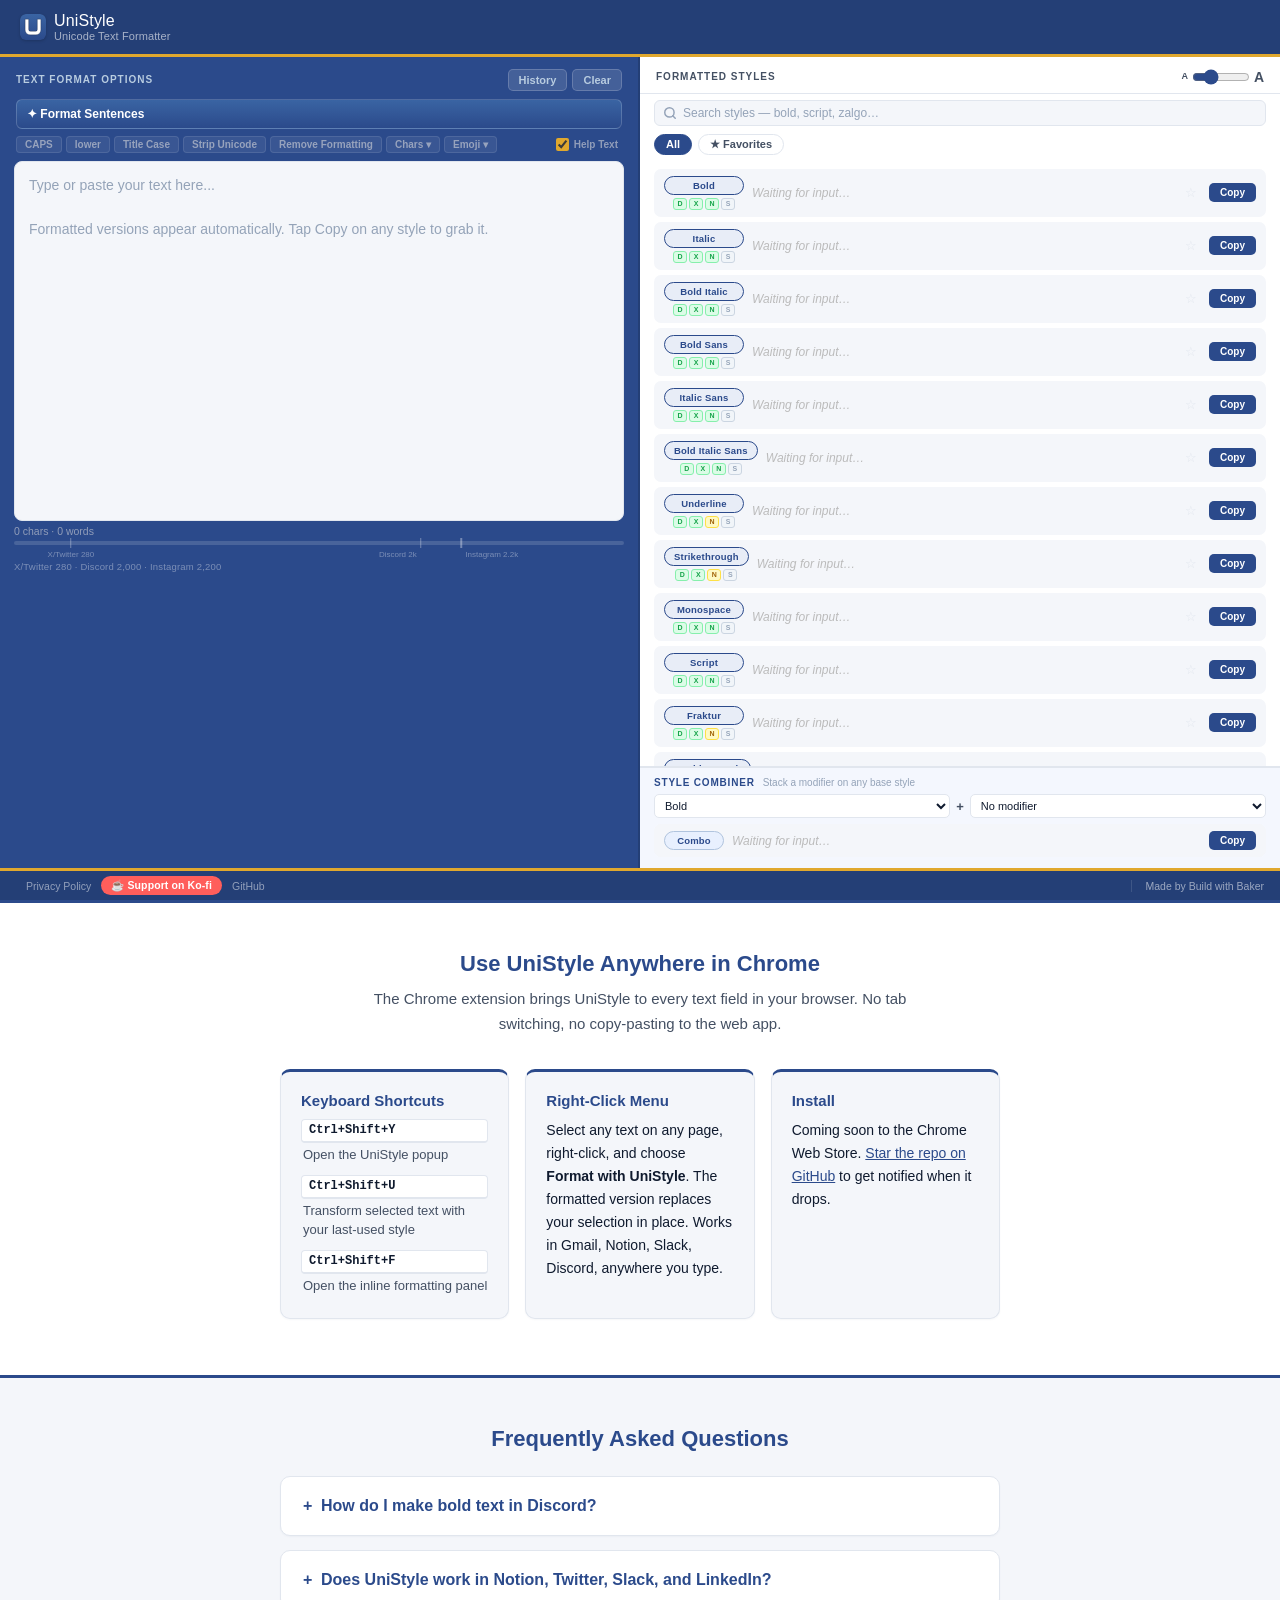
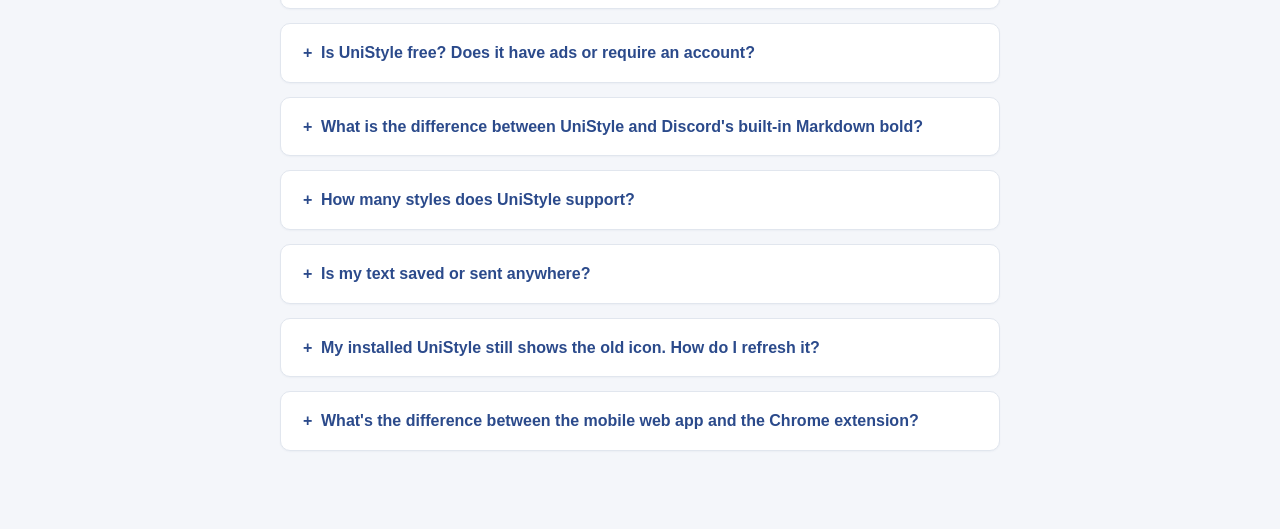
<file: index.html>
<!DOCTYPE html>
<html lang="en">
<head>
  <meta charset="UTF-8" />
  <meta name="viewport" content="width=device-width, initial-scale=1.0, viewport-fit=cover" />
  <!-- Security headers (meta-equivalent; GitHub Pages does not allow custom HTTP headers).
       Note: frame-ancestors is intentionally omitted because browsers ignore it from <meta>. -->
  <meta http-equiv="Content-Security-Policy" content="default-src 'self'; script-src 'self' 'unsafe-inline'; style-src 'self' 'unsafe-inline'; img-src 'self' data:; font-src 'self' data:; connect-src 'self'; worker-src 'self'; manifest-src 'self'; base-uri 'none'; form-action 'none';">
  <meta name="referrer" content="strict-origin-when-cross-origin">
  <title>Unicode Text Formatter - UniStyle</title>
  <link rel="manifest" href="manifest.json" />

  <!-- Favicons - SVG first for modern browsers, ICO fallback for legacy, PNG sizes for older Android/iOS -->
  <link rel="icon" type="image/svg+xml" href="assets/icons/icon.svg" />
  <link rel="icon" type="image/x-icon" href="favicon.ico" />
  <link rel="icon" type="image/png" sizes="16x16" href="assets/icons/favicon-16.png" />
  <link rel="icon" type="image/png" sizes="32x32" href="assets/icons/favicon-32.png" />
  <link rel="icon" type="image/png" sizes="48x48" href="assets/icons/favicon-48.png" />
  <link rel="apple-touch-icon" sizes="180x180" href="assets/icons/apple-touch-icon-180.png" />

  <meta name="theme-color" content="#2B4A8B" />
  <meta name="description" content="Generate bold, italic, script, and monospace Unicode text for Discord, Notion, Twitter, Slack, and more. Free browser extension and web tool - no sign-up required.">
  <link rel="canonical" href="https://unistyle.io/">

  <!-- Open Graph -->
  <meta property="og:title" content="UniStyle - Unicode Text Formatter">
  <meta property="og:description" content="Generate bold, italic, script, and monospace text for Discord, Notion, Twitter, Slack, and more.">
  <meta property="og:url" content="https://unistyle.io/">
  <meta property="og:type" content="website">
  <meta property="og:image" content="https://unistyle.io/assets/img/og-image.jpg">
  <meta property="og:image:width" content="1200">
  <meta property="og:image:height" content="630">
  <meta property="og:image:type" content="image/jpeg">

  <!-- Twitter Card -->
  <meta name="twitter:card" content="summary_large_image">
  <meta name="twitter:title" content="UniStyle - Unicode Text Formatter">
  <meta name="twitter:description" content="Generate bold, italic, script, and monospace text for Discord, Notion, Twitter, Slack, and more.">
  <meta name="twitter:image" content="https://unistyle.io/assets/img/og-image.jpg">

  <!-- Structured data: SoftwareApplication -->
  <script type="application/ld+json">
  {
    "@context": "https://schema.org",
    "@type": "SoftwareApplication",
    "name": "UniStyle",
    "url": "https://unistyle.io",
    "description": "Convert plain text into Unicode bold, italic, script, monospace, and more for Discord, Notion, Twitter, Slack, and other platforms.",
    "applicationCategory": "UtilitiesApplication",
    "operatingSystem": "Chrome, Web",
    "offers": { "@type": "Offer", "price": "0", "priceCurrency": "USD" }
  }
  </script>

  <!-- Structured data: FAQPage -->
  <script type="application/ld+json">
  {
    "@context": "https://schema.org",
    "@type": "FAQPage",
    "mainEntity": [
      {"@type":"Question","name":"Does UniStyle work in Discord?","acceptedAnswer":{"@type":"Answer","text":"Yes. UniStyle generates Unicode Mathematical Alphanumeric characters that render in Discord text fields, bios, and status. Different from Discord's own Markdown bold and works anywhere plain text is accepted."}},
      {"@type":"Question","name":"Is UniStyle free?","acceptedAnswer":{"@type":"Answer","text":"Yes. Both the Chrome extension and the web tool at unistyle.io are entirely free with no account, no subscription, no payment."}},
      {"@type":"Question","name":"What platforms does UniStyle support?","acceptedAnswer":{"@type":"Answer","text":"Discord, Notion, Twitter/X, Slack, LinkedIn, email. Anywhere plain text input is accepted, the Unicode characters render."}},
      {"@type":"Question","name":"How is UniStyle different from Markdown bold?","acceptedAnswer":{"@type":"Answer","text":"Markdown only works inside the message body of apps that parse it. UniStyle generates actual Unicode characters, so the formatting travels with the text. It works in bios, status fields, third-party clients, and anywhere Markdown is unavailable."}},
      {"@type":"Question","name":"My installed UniStyle still shows the old icon. How do I refresh it?","acceptedAnswer":{"@type":"Answer","text":"New icons reach most installed users within a day via the service worker update cycle. On Android the home-screen launcher icon is pinned at install time - uninstall and reinstall from unistyle.io via Add to Home Screen to refresh it. Desktop and iOS installs pick up new icons automatically."}},
      {"@type":"Question","name":"What's the difference between the mobile web app and the Chrome extension?","acceptedAnswer":{"@type":"Answer","text":"The web app at unistyle.io is full-featured on every device - all 22 styles, character limit guides, history, favorites, and special characters work identically on mobile and desktop, and the app can be installed as a PWA on Android, iOS, or desktop. The Chrome extension is desktop-only (Chrome does not support extensions on mobile) and adds keyboard shortcuts (Ctrl+Shift+Y, Ctrl+Shift+U), a right-click Format with UniStyle menu on any text field, and an inline formatting panel that replaces selected text in place. On a phone use the web app; on a desktop browser the extension is faster for repeated use."}}
    ]
  }
  </script>

  <!-- Google AdSense - DISABLED awaiting AdSense approval. To re-enable, uncomment
       the script tag below AND the ad unit block lower in this file, then replace
       ca-pub-XXXXXXXXXX with the real publisher ID in both places.
  <script async src="https://pagead2.googlesyndication.com/pagead/js/adsbygoogle.js?client=ca-pub-XXXXXXXXXX" crossorigin="anonymous"></script>
  -->
  <style>
    *, *::before, *::after { box-sizing: border-box; margin: 0; padding: 0; }

    :root {
      /* ─────────────────────────────────────────────────────────────────────
       * Build with Baker v1.3 indigo-only umbrella palette (canonical tokens).
       * Source of truth: project-blueprints/build-with-baker/shared/palette.css
       * Decision brief:  project-blueprints/build-with-baker/future-enhancements/
       *                  indigo-only-decision-2026-05-23.md
       *
       * Inheritance pattern: UniStyle's local --primary / --accent / etc. tokens
       * below alias these via var(). When BwB ships a palette revision, update
       * the --bwb-* block here to match shared/palette.css; local tokens follow
       * automatically. Static site so we can't @import the CSS file; we inline-
       * copy the umbrella tokens and treat divergence as a drift bug.
       * ───────────────────────────────────────────────────────────────────── */

      /* BwB umbrella brand - the umbrella's saturated brand color. Per-product
       * accents may add their own (see UniStyle amber --us-accent below). */
      --bwb-brand-primary:        #2B4A8B;
      --bwb-brand-primary-hover:  #243F76;
      --bwb-brand-primary-soft:   #E8EDF7;

      /* BwB surface and structure */
      --bwb-surface-base:         #F4F6FA;
      --bwb-surface-elevated:     #FFFFFF;
      --bwb-border-subtle:        #E1E6EE;
      --bwb-border-strong:        #C2CAD6;

      /* BwB text ramp */
      --bwb-text-primary:         #0F1A2E;
      --bwb-text-secondary:       #445063;
      --bwb-text-muted:           #7A8497;
      --bwb-text-inverse:         #FFFFFF;

      /* BwB status family - functional state, not brand */
      --bwb-status-success:       #2E7D5B;
      --bwb-status-warning:       #B5851A;
      --bwb-status-danger:        #B82F2F;
      --bwb-status-info:          #3A6FA8;

      /* ─────────────────────────────────────────────────────────────────────
       * UniStyle local tokens - alias to BwB umbrella above.
       * Local names preserved for compatibility with existing class-level CSS.
       * UniStyle-specific values (--primary-light, --text-light, --text-dark)
       * stay inline because they have no BwB equivalent.
       * ───────────────────────────────────────────────────────────────────── */
      --primary:        var(--bwb-brand-primary);
      --primary-dark:   var(--bwb-brand-primary-hover);
      --primary-light:  #4A6BB8;                          /* UniStyle-only: lifted indigo for chip-bg */
      --primary-2:      #3a64a3;                           /* lifted-indigo gradient top, matches extension popup */
      --accent:         var(--bwb-brand-primary);         /* legacy alias for --primary */
      --accent-bg:      var(--bwb-brand-primary-soft);
      --accent-border:  var(--bwb-brand-primary);
      --accent-hover:   var(--bwb-brand-primary-hover);
      --neutral:        var(--bwb-text-secondary);
      --bg:             var(--bwb-surface-base);
      --white:          var(--bwb-surface-elevated);
      --border:         var(--bwb-border-subtle);
      --text-light:     #b8cce0;                          /* UniStyle-only: light text on dark panel */
      --text-dark:      var(--bwb-text-primary);

      /* UniStyle per-product accent (amber) - locked 2026-05-25.
       * Hex source of truth: docs/internal/BRAND.md.
       * UniStyle sits below the BwB indigo-only umbrella with its own per-product
       * accent (allowed per build-with-baker-brand-color-palette/_known-issues.md
       * Issue 2). Contrast: --us-accent #E0A82E is 2.14:1 on white (non-text only:
       * focus rings, borders, soft fills). For body text on white surfaces use
       * --us-accent-deep #8A5A0E (5.74:1, AA). On dark navy (#1c3560) --us-accent
       * is 5.55:1, AA. */
      --us-accent:        #E0A82E;
      --us-accent-hover:  #C68F1F;
      --us-accent-soft:   #FEF3D1;
      --us-accent-deep:   #8A5A0E;
    }

    html, body {
      height: 100%;
      font-family: -apple-system, BlinkMacSystemFont, 'Segoe UI', Roboto, sans-serif;
      background: var(--bg);
      color: var(--text-dark);
    }

    .app { display: flex; flex-direction: column; height: 100vh; overflow: hidden; }

    /* ── Header ─────────────────────────────────────────── */
    .app-header {
      background: var(--primary-dark);
      border-bottom: 3px solid var(--us-accent);   /* was var(--accent) — now visible amber rule */
      flex-shrink: 0;
      padding: 12px 20px;
      display: flex;
      align-items: center;
      justify-content: space-between;
      gap: 12px;
    }
    .header-title {
      color: var(--white);
      font-size: 17px;
      font-weight: 700;
      letter-spacing: 0.01em;
      display: flex;
      align-items: center;
      gap: 8px;
    }
    .header-title .t-badge {
      width: 26px;
      height: 26px;
      border-radius: 6px;
      box-shadow: 0 1px 3px rgba(0,0,0,0.18);
      overflow: hidden;
      display: inline-flex;
      flex-shrink: 0;
      padding: 0;
    }
    .header-title .t-badge svg {
      width: 100%;
      height: 100%;
      display: block;
    }
    .header-title .title-text { display: flex; flex-direction: column; line-height: 1.1; }
    .header-title .title-tagline { font-size: 11px; font-weight: 500; color: rgba(255,255,255,0.6); letter-spacing: 0.01em; display: inline-flex; align-items: center; gap: 5px; }
    .header-actions { display: flex; gap: 8px; align-items: center; }
    .help-toggle {
      display: inline-flex;
      align-items: center;
      gap: 5px;
      font-size: 10px;
      font-weight: 600;
      color: rgba(245,240,232,0.5);
      cursor: pointer;
      user-select: none;
      padding: 2px 4px;
      margin-left: auto;
      white-space: nowrap;
    }
    .help-toggle:hover { color: rgba(245,240,232,0.88); }
    .help-toggle input { cursor: pointer; margin: 0; accent-color: var(--us-accent); }
    .btn-header {
      background: rgba(255,255,255,0.12);
      color: var(--text-light);
      border: 1px solid rgba(255,255,255,0.18);
      border-radius: 6px;
      padding: 5px 13px;
      font-size: 12px;
      font-weight: 600;
      cursor: pointer;
      transition: background 0.15s, color 0.15s;
      white-space: nowrap;
    }
    .btn-header:hover { background: rgba(255,255,255,0.2); color: #fff; }
    #installBtn { display: none; }

    /* ── Two-panel layout ────────────────────────────────── */
    .panels {
      flex: 1;
      display: grid;
      grid-template-columns: 1fr 1fr;
      overflow: hidden;
      min-height: 0;
    }

    /* main#main wrapper was added during the Tier 2 Group B a11y pass as a
       semantic landmark. It must mirror the flex sizing that .panels relied on
       when it was a direct child of .app, otherwise content height pushes the
       footer below .app's height-constrained box and overflow:hidden clips it
       from view. This rule is the upstream half of the 100dvh footer fix. */
    main#main {
      flex: 1;
      min-height: 0;
      display: flex;
      flex-direction: column;
      overflow: hidden;
    }

    /* ── Left panel ──────────────────────────────────────── */
    .left-panel {
      background: var(--primary);
      display: flex;
      flex-direction: column;
      overflow: hidden;
      border-right: 2px solid var(--primary-dark);
    }
    .panel-header { padding: 12px 16px 8px; flex-shrink: 0; }
    .panel-label {
      font-size: 10px;
      font-weight: 700;
      letter-spacing: 0.1em;
      text-transform: uppercase;
    }
    .left-panel .panel-label  { color: var(--text-light); }
    .right-panel .panel-label { color: var(--neutral); }

    .left-panel .panel-header { display: flex; flex-direction: column; gap: 7px; }
    .header-top { display: flex; align-items: center; justify-content: space-between; }
    .input-actions { display: flex; gap: 5px; }

    .btn-input {
      background: rgba(255,255,255,0.12);
      color: var(--text-light);
      border: 1px solid rgba(255,255,255,0.18);
      border-radius: 5px;
      padding: 4px 10px;
      font-size: 11px;
      font-weight: 600;
      cursor: pointer;
      transition: background 0.15s, color 0.15s;
      position: relative;
    }
    .btn-input:hover { background: rgba(255,255,255,0.2); color: #fff; }

    /* ── Primary action row (Format Sentences) ───────────── */
    .primary-action-row { padding-top: 1px; }
    .btn-format-primary {
      width: 100%;
      padding: 7px 10px;
      background: linear-gradient(180deg, var(--primary-2, #3a64a3), var(--accent));
      color: #fff;
      border: 1px solid rgba(255,255,255,0.18);
      border-radius: 6px;
      font-size: 12px;
      font-weight: 600;
      cursor: pointer;
      text-align: left;
      transition: filter 0.15s, transform 0.08s;
    }
    .btn-format-primary:hover { filter: brightness(1.1); }
    .btn-format-primary:active { transform: scale(0.99); }

    /* ── Transform buttons ───────────────────────────────── */
    .transform-row { display: flex; gap: 4px; flex-wrap: wrap; }
    .btn-transform {
      background: rgba(255,255,255,0.07);
      color: rgba(245,240,232,0.5);
      border: 1px solid rgba(255,255,255,0.1);
      border-radius: 4px;
      padding: 2px 8px;
      font-size: 10px;
      font-weight: 600;
      cursor: pointer;
      transition: background 0.12s, color 0.12s;
      position: relative;
    }
    .btn-transform:hover { background: rgba(255,255,255,0.15); color: rgba(245,240,232,0.88); }
    .btn-chars-toggle.open { background: rgba(255,255,255,0.22) !important; color: #fff !important; }

    /* ── Special character buttons ───────────────────────── */
    .special-chars-row {
      display: none;
      flex-wrap: wrap;
      gap: 3px;
      align-items: center;
      padding-top: 1px;
    }
    .special-chars-row.open { display: flex; }
    .chars-label {
      font-size: 9px;
      font-weight: 700;
      letter-spacing: 0.07em;
      text-transform: uppercase;
      color: rgba(245,240,232,0.38);
      flex-shrink: 0;
      margin-right: 1px;
      user-select: none;
    }
    .btn-special {
      background: rgba(255,255,255,0.07);
      color: rgba(245,240,232,0.72);
      border: 1px solid rgba(255,255,255,0.12);
      border-radius: 4px;
      padding: 1px 5px;
      font-size: 11.5px;
      line-height: 1.5;
      cursor: pointer;
      font-family: inherit;
      transition: background 0.1s, color 0.1s;
    }
    .btn-special:hover { background: rgba(255,255,255,0.22); color: #fff; }
    .btn-special:active { transform: scale(0.9); }

    #inputText {
      flex: 0 1 auto;
      height: 360px;
      min-height: 280px;
      max-height: 60vh;
      margin: 0 14px 0;
      border: 1.5px solid var(--border);
      border-radius: 8px;
      background: var(--bg);
      color: var(--text-dark);
      font-size: 14px;
      line-height: 1.6;
      padding: 12px 14px;
      resize: none;
      outline: none;
      overflow-y: auto;
      font-family: inherit;
      transition: border-color 0.15s, box-shadow 0.15s, height 0.12s ease-out;
    }
    #inputText::placeholder { color: #94a3b8; }
    #inputText:focus { border-color: rgba(43,74,139,0.8); box-shadow: 0 0 0 2px rgba(43,74,139,0.28); }

    /* ── Char counter ────────────────────────────────────── */
    .char-counter {
      padding: 4px 14px 2px;
      font-size: 10.5px;
      color: rgba(245,240,232,0.5);
      flex-shrink: 0;
    }

    /* ── Character limit bar ─────────────────────────────── */
    .limit-bar-wrap {
      padding: 2px 14px 10px;
      flex-shrink: 0;
    }
    .limit-bar-track {
      position: relative;
      height: 4px;
      background: rgba(255,255,255,0.14);
      border-radius: 99px;
    }
    .limit-bar-fill {
      height: 100%;
      border-radius: 99px;
      background: #4ade80;
      width: 0%;
      transition: width 0.12s, background 0.2s;
    }
    .limit-marker {
      position: absolute;
      top: -3px;
      width: 1.5px;
      height: 10px;
      background: rgba(255,255,255,0.35);
      transform: translateX(-50%);
    }
    .limit-marker span {
      position: absolute;
      top: 12px;
      left: 50%;
      transform: translateX(-50%);
      font-size: 8px;
      color: rgba(255,255,255,0.38);
      white-space: nowrap;
      pointer-events: none;
    }
    /* Discord (66.67%) and Instagram (73.33%) ticks sit 6.66% apart; the default
       centered labels collide. Option B alignment: Discord label ends right-justified
       at its tick, Instagram label starts left-justified at its tick. X/Twitter stays
       centered. Padding gives 2px breathing room from the tick. */
    .limit-marker.lm-right span { left: auto; right: 50%; transform: none; padding-right: 4px; }
    .limit-marker.lm-left  span { left: 50%;  right: auto; transform: none; padding-left: 4px; }
    .limit-status {
      margin-top: 16px;
      font-size: 9.5px;
      color: rgba(255,255,255,0.38);
      letter-spacing: 0.02em;
    }
    .limit-exceeded { color: #fca5a5 !important; }

    /* ── Right panel ─────────────────────────────────────── */
    .right-panel {
      background: var(--white);
      display: flex;
      flex-direction: column;
      overflow: hidden;
    }
    .right-panel .panel-header {
      border-bottom: 1px solid var(--border);
      display: flex;
      align-items: center;
      justify-content: space-between;
    }

    /* ── Font size slider ────────────────────────────────── */
    .size-ctrl {
      display: flex;
      align-items: center;
      gap: 4px;
    }
    .size-lbl {
      color: var(--neutral);
      font-weight: 700;
      line-height: 1;
      user-select: none;
    }
    .size-lbl-sm { font-size: 9px; }
    .size-lbl-lg { font-size: 14px; }
    #sizeSlider {
      width: 58px;
      accent-color: var(--primary);
      cursor: pointer;
    }

    /* ── Style search ────────────────────────────────────── */
    .search-row {
      padding: 6px 14px 2px;
      flex-shrink: 0;
    }
    .style-search {
      width: 100%;
      padding: 5px 10px 5px 28px;
      border: 1px solid var(--border);
      border-radius: 6px;
      font-size: 12px;
      font-family: inherit;
      color: var(--text-dark);
      background: var(--bg) url("data:image/svg+xml,%3Csvg xmlns='http://www.w3.org/2000/svg' width='14' height='14' viewBox='0 0 24 24' fill='none' stroke='%2394a3b8' stroke-width='2.5' stroke-linecap='round'%3E%3Ccircle cx='11' cy='11' r='8'/%3E%3Cline x1='21' y1='21' x2='16.65' y2='16.65'/%3E%3C/svg%3E") 8px 50% / 14px no-repeat;
      outline: none;
      transition: border-color 0.15s;
    }
    .style-search:focus {
      border-color: var(--us-accent);
      box-shadow: 0 0 0 2px rgba(224,168,46,0.20);
    }
    .style-search::placeholder { color: #94a3b8; }

    /* ── Filter chips ────────────────────────────────────── */
    .filter-chips { display: flex; gap: 6px; padding: 6px 14px 4px; flex-shrink: 0; }
    .chip {
      font-size: 11px;
      font-weight: 600;
      padding: 3px 11px;
      border-radius: 99px;
      border: 1px solid var(--border);
      background: transparent;
      color: var(--neutral);
      cursor: pointer;
      transition: background 0.12s, color 0.12s, border-color 0.12s;
    }
    .chip.active { background: var(--primary); color: #fff; border-color: var(--primary); }

    #outputList {
      flex: 1;
      overflow-y: auto;
      padding: 10px 14px 8px;
    }

    /* ── Style rows ──────────────────────────────────────── */
    .style-row {
      display: flex;
      align-items: center;
      gap: 8px;
      padding: 6px 9px;
      border-radius: 7px;
      background: var(--bg);
      margin-bottom: 5px;
      border: 1px solid transparent;
      transition: border-color 0.12s;
    }
    .style-row:hover { border-color: var(--us-accent); }

    /* ── Pill cell (pill + compat dots) ─────────────────── */
    .pill-cell { display: flex; flex-direction: column; align-items: center; gap: 3px; flex-shrink: 0; }
    .style-pill {
      font-size: 9.5px;
      padding: 3px 9px;
      background: var(--accent-bg);
      color: var(--accent);
      border: 1px solid var(--accent-border);
      border-radius: 99px;
      min-width: 80px;
      text-align: center;
      font-weight: 700;
      letter-spacing: 0.02em;
      white-space: nowrap;
    }

    /* ── Platform compat dots ────────────────────────────── */
    .compat-row { display: flex; gap: 2px; }
    .cd {
      font-size: 7px;
      font-weight: 800;
      width: 14px;
      height: 12px;
      border-radius: 3px;
      display: flex;
      align-items: center;
      justify-content: center;
      cursor: default;
      position: relative;
      letter-spacing: 0;
    }
    .cd-2 { background: #dcfce7; color: #16a34a; border: 1px solid #86efac; }
    .cd-1 { background: #fef9c3; color: #a16207; border: 1px solid #fde047; }
    .cd-0 { background: #f1f5f9; color: #94a3b8; border: 1px solid #cbd5e1; }

    .style-output {
      flex: 1;
      font-size: var(--output-size, 14px);
      line-height: 1.5;
      color: var(--text-dark);
      word-break: break-word;
      min-width: 0;
    }
    .style-output.placeholder { font-size: 12px; color: #bbb; font-style: italic; }

    .copy-btn {
      background: var(--accent);
      color: #fff;
      border: none;
      border-radius: 5px;
      font-size: 10px;
      font-weight: 700;
      padding: 4px 11px;
      cursor: pointer;
      flex-shrink: 0;
      transition: background 0.15s, transform 0.08s;
      white-space: nowrap;
    }
    .copy-btn:hover { background: var(--accent-hover); }
    .copy-btn:active { transform: scale(0.95); }
    .copy-btn.copied { background: #2a7a3b; }

    /* ── Heart / favorites ───────────────────────────────── */
    .heart-btn {
      background: transparent;
      border: none;
      color: var(--border);
      font-size: 13px;
      cursor: pointer;
      padding: 2px 4px;
      flex-shrink: 0;
      line-height: 1;
      transition: color 0.15s, transform 0.1s;
    }
    @media (hover: hover) and (pointer: fine) {
      .heart-btn:hover { color: var(--us-accent); }
    }
    .heart-btn.active { color: var(--us-accent); }
    .heart-btn:active { transform: scale(1.3); }

    /* ── Zalgo slider ────────────────────────────────────── */
    .zalgo-ctrl { display: flex; align-items: center; gap: 5px; flex-shrink: 0; }
    .zalgo-ctrl input[type=range] { width: 56px; accent-color: var(--accent); }
    .zalgo-level { font-size: 9px; font-weight: 700; color: var(--accent); min-width: 40px; text-align: left; }

    /* ── Combo builder ───────────────────────────────────── */
    .combo-section {
      flex-shrink: 0;
      padding: 9px 14px 11px;
      border-top: 2px solid var(--border);
      background: #f4f7fe;
    }
    .combo-header { display: flex; align-items: baseline; gap: 8px; margin-bottom: 6px; }
    .combo-title { font-size: 10px; font-weight: 700; text-transform: uppercase; letter-spacing: 0.08em; color: var(--primary); }
    .combo-subtitle { font-size: 10px; color: #94a3b8; }
    .combo-controls { display: flex; align-items: center; gap: 6px; margin-bottom: 6px; }
    .combo-select {
      flex: 1;
      font-size: 11px;
      padding: 4px 6px;
      border: 1px solid var(--border);
      border-radius: 5px;
      background: #fff;
      color: var(--text-dark);
      cursor: pointer;
      font-family: inherit;
    }
    .combo-plus { font-weight: 800; color: var(--neutral); font-size: 13px; flex-shrink: 0; }
    .combo-pill { background: #e8f0fe; color: var(--primary); border-color: #b0c4de; min-width: 60px; }
    .combo-row { margin-bottom: 0; }

    /* ── History dropdown ────────────────────────────────── */
    .hist-dropdown {
      display: none;
      position: fixed;
      background: #fff;
      border: 1px solid var(--border);
      border-radius: 8px;
      box-shadow: 0 4px 20px rgba(0,0,0,0.15);
      min-width: 260px;
      max-width: 340px;
      max-height: 280px;
      overflow-y: auto;
      z-index: 1000;
    }
    .hist-header {
      padding: 8px 12px 6px;
      font-size: 10px;
      font-weight: 700;
      letter-spacing: 0.08em;
      text-transform: uppercase;
      color: var(--neutral);
      border-bottom: 1px solid var(--border);
    }
    .hist-item {
      display: flex;
      align-items: center;
      gap: 8px;
      padding: 7px 12px;
      border-bottom: 1px solid var(--bg);
      transition: background 0.1s;
    }
    .hist-item:last-child { border-bottom: none; }
    .hist-item:hover { background: var(--bg); }
    .hist-preview { flex: 1; font-size: 12px; color: var(--text-dark); overflow: hidden; white-space: nowrap; text-overflow: ellipsis; }
    .hist-use {
      font-size: 10px;
      font-weight: 600;
      padding: 2px 9px;
      background: var(--primary);
      color: #fff;
      border: none;
      border-radius: 4px;
      cursor: pointer;
      flex-shrink: 0;
      transition: background 0.12s;
    }
    .hist-use:hover { background: var(--primary-light); }

    /* ── Tooltips — rendered via JS portal (position:fixed bypasses all overflow:hidden) ── */
    #tt-portal {
      position: fixed;
      background: #1a2535;
      color: #fff;
      font-size: 11px;
      padding: 5px 10px;
      border-radius: 5px;
      pointer-events: none;
      z-index: 9999;
      max-width: 240px;
      white-space: normal;
      text-align: center;
      line-height: 1.4;
      display: none;
      opacity: 0;
      transition: opacity 0.15s;
    }

    /* ── Mobile help bar (replaces desktop tooltip portal on touch devices) ── */
    .mobile-help-bar {
      display: none;
      position: fixed;
      top: 0;
      left: 0;
      right: 0;
      z-index: 10000;
      background: #1a2535;
      color: #fff;
      font-size: 13px;
      line-height: 1.4;
      padding: 10px 44px 10px 14px;
      box-shadow: 0 2px 10px rgba(0,0,0,0.35);
      transform: translateY(-100%);
      transition: transform 0.18s ease-out;
    }
    .mobile-help-bar.active { display: block; transform: translateY(0); }
    .mhb-close {
      position: absolute;
      right: 4px;
      top: 50%;
      transform: translateY(-50%);
      width: 36px;
      height: 36px;
      border: none;
      background: transparent;
      color: rgba(255,255,255,0.75);
      font-size: 22px;
      line-height: 1;
      cursor: pointer;
      padding: 0;
      border-radius: 4px;
    }
    .mhb-close:hover, .mhb-close:focus { color: #fff; background: rgba(255,255,255,0.08); outline: none; }
    /* Highlight the element whose tip is currently shown in the mobile help bar */
    [data-tip-active="true"] {
      outline: 1px solid var(--us-accent);
      outline-offset: 2px;
      border-radius: 4px;
    }
    /* Style rows use the existing 1px amber border for help-active state instead
       of a doubled-up outline - keeps the treatment consistent with row hover. */
    .style-row[data-tip-active="true"] {
      outline: none;
      border-color: var(--us-accent);
    }

    /* ── Footer ──────────────────────────────────────────── */
    .app-footer {
      background: var(--primary-dark);
      border-top: 3px solid var(--us-accent);
      flex-shrink: 0;
      padding: 5px 16px calc(5px + env(safe-area-inset-bottom)) 16px;
      display: flex;
      align-items: center;
    }
    .footer-note { font-size: 10.5px; color: rgba(255,255,255,0.45); }
    .app-footer a { font-size: 10.5px; color: rgba(255,255,255,0.5); text-decoration: none; margin-left: 10px; }
    .app-footer a:hover { color: rgba(255,255,255,0.85); text-decoration: underline; }
    /* Build with Baker umbrella attribution - small distinct text link.
     * Upgrade to the KB-spec pill (#2B4A8B background) once BwB has a domain
     * and bird-mark icon. */
    .app-footer a.bwb-attrib { color: rgba(255,255,255,0.55); margin-left: auto; padding-left: 14px; border-left: 1px solid rgba(255,255,255,0.12); }
    .app-footer a.bwb-attrib:hover { color: rgba(255,255,255,0.95); }
    /* Ko-fi support button - visually distinct from the text links, Ko-fi red */
    .app-footer a.kofi-button {
      display: inline-block;
      background: #FF5E5B;        /* Ko-fi vendor red (required) */
      color: #ffffff;
      padding: 3px 10px;
      border-radius: 12px;
      font-weight: 600;
      letter-spacing: 0.01em;
      transition: background 0.15s ease;
    }
    .app-footer a.kofi-button:hover {
      background: #E54845;        /* Ko-fi red, darker for hover */
      color: #ffffff;
      text-decoration: none;
    }

    /* ── Mobile ──────────────────────────────────────────── */
    @media (max-width: 680px) {
      .panels { grid-template-columns: 1fr; grid-template-rows: 45dvh 1fr; }
      .left-panel { border-right: none; border-bottom: 2px solid var(--primary-dark); }
      /* Hide the per-marker text labels on the limit bar - they overlap at narrow widths.
         The .limit-status row below shows the same platform-limits info readably. */
      .limit-marker span { display: none; }
      /* Restore flex-fill textarea on mobile - matches pre-2026-05-20 behavior.
         !important on height beats the JS auto-grow's inline style so the textarea
         flex-fills the 50vh left-panel cell rather than locking to a content-driven height. */
      #inputText { flex: 1; height: auto !important; min-height: 140px !important; max-height: none !important; font-size: 16px; }
      /* Tighten limit-status so the platform list wraps cleanly if needed */
      .limit-status { font-size: 10px; line-height: 1.4; word-spacing: 0.05em; }
      /* Pagination shows exactly PAGE_SIZE rows per page, so the list must never scroll
         internally on mobile - hide overflow to suppress any scrollbar / touch-scroll. */
      #outputList { overflow: hidden; }
      /* Nav is always visible on mobile (JS enforces this too); declaring it here avoids
         the pre-JS hidden->visible flash and the resulting layout shift. Tighter padding
         than desktop so the style list below gets more whole rows. */
      .style-nav { display: flex; padding: 3px 14px 4px; }
      /* Trim the filter-chips row too, for the same row-budget reason. */
      .filter-chips { padding: 3px 14px 3px; }
      /* Hide the combo builder on ALL mobile widths. Its ~109px fixed height leaves too
         little room for the style list, which must show whole rows with NO internal scroll
         (at 481-680px it collapsed the list to ~47px, clipping even a single row). Combo
         stays available on desktop. */
      .combo-section { display: none; }
      /* iOS Safari viewport fix: 100vh includes the URL bar overlay, which pushes
         the footer (and the Ko-fi button) below the visible area. 100dvh tracks
         the visible viewport so the footer stays on screen regardless of filter
         state or scroll position inside #outputList. */
      .app { height: 100dvh; }
      /* Special-char inserts on mobile: ONE horizontal scroll strip of finger-sized
         buttons, instead of wrapping all ~25 onto stacked rows (tiny tap targets and a
         tall footprint). Swipe the strip sideways to reach the rest. */
      .special-chars-row.open {
        flex-wrap: nowrap;
        overflow-x: auto;
        -webkit-overflow-scrolling: touch;
        gap: 6px;
        padding-bottom: 3px;
        scrollbar-width: thin;
      }
      .special-chars-row.open .chars-label { flex-shrink: 0; }
      .btn-special {
        min-width: 38px;
        min-height: 38px;
        padding: 6px 10px;
        font-size: 17px;
        line-height: 1;
        flex-shrink: 0;
      }
    }

    /* Tier 2 Group B - 2026-05-20 - FAQ + a11y primitives */

    /* Allow body scroll so FAQ becomes reachable below the .app's 100vh */
    html, body { height: auto; min-height: 100%; }
    body { overflow-y: auto; }

    /* H1 reset - keep visual parity with the original div */
    h1.header-title {
      font-size: inherit;
      font-weight: inherit;
      line-height: inherit;
    }

    /* Skip-link */
    .skip-link {
      position: absolute; left: -9999px; top: 0; z-index: 9999;
      background: var(--primary); color: #fff;
      padding: 8px 14px; border-radius: 6px;
      text-decoration: none; font-weight: 600;
    }
    .skip-link:focus { left: 8px; top: 8px; }

    /* FAQ section */
    .faq-section { background: var(--bg); padding: 48px 20px 64px; color: var(--text-dark); border-top: 3px solid var(--primary); }
    .faq-container { max-width: 720px; margin: 0 auto; }
    .faq-section-heading { font-size: 22px; font-weight: 700; color: var(--primary); margin-bottom: 24px; text-align: center; }
    .faq-item { background: var(--white, #fff); border: 1px solid var(--border, #d0dcea); border-radius: 10px; padding: 14px 22px; margin-bottom: 14px; box-shadow: 0 1px 2px rgba(28, 53, 96, 0.04); }
    .faq-item summary.faq-q { font-size: 16px; font-weight: 700; color: var(--primary); line-height: 1.35; cursor: pointer; padding: 4px 0; list-style: none; }
    .faq-item summary.faq-q::-webkit-details-marker { display: none; }
    .faq-item summary.faq-q::before { content: '+'; display: inline-block; width: 18px; font-weight: 700; color: var(--primary); }
    .faq-item[open] summary.faq-q::before { content: '\2212'; }
    .faq-item .faq-a { font-size: 15px; line-height: 1.65; color: var(--text-dark); margin-top: 10px; }
    /* FAQ links use --us-accent-deep (5.74:1 on white, AA). --us-accent itself is too
       light for body text on white - it's reserved for focus rings, borders, soft fills. */
    .faq-item .faq-a a { color: var(--us-accent-deep); text-decoration: underline; }
    .faq-item .faq-a a:hover { color: var(--us-accent-hover); }
    .faq-item .faq-a a:focus-visible { outline: 2px solid var(--us-accent); outline-offset: 2px; border-radius: 2px; }
    .faq-item .faq-a code { background: rgba(46, 80, 130, 0.08); padding: 1px 5px; border-radius: 3px; font-family: ui-monospace, 'SF Mono', Monaco, 'Cascadia Code', Menlo, monospace; font-size: 0.95em; }
    @media (max-width: 700px) {
      .faq-section { padding: 32px 14px 48px; }
      .faq-item { padding: 12px 16px; }
      .faq-item summary.faq-q { font-size: 15px; }
      .faq-item .faq-a { font-size: 14px; }
    }

    /* Style pagination nav - hidden by default, shown by JS on mobile */
    .style-nav {
      display: none;
      align-items: center;
      justify-content: space-between;
      padding: 4px 14px 6px;
      flex-shrink: 0;
      gap: 8px;
    }
    .btn-style-nav {
      min-height: 36px;
      min-width: 48px;
      background: var(--primary);
      color: #fff;
      border: none;
      border-radius: 6px;
      font-size: 13px;
      font-weight: 600;
      cursor: pointer;
      padding: 6px 14px;
      transition: background 0.12s;
    }
    .btn-style-nav:disabled { background: var(--border); color: var(--neutral); cursor: default; }
    .style-page-ind { font-size: 12px; color: var(--neutral); }
    /* Narrow mobile (380-480px) - touch targets and layout tightening */
    @media (max-width: 480px) {
      /* Recover vertical space in the header */
      .app-header { padding: 8px 12px; }

      /* Stacked-panel split tuned for at-least-3 style rows guaranteed on any
         mid-size phone (Pixel 4XL class ~412x869 logical px with address bar visible).
         IMPORTANT: must use dvh not vh. The .app container is 100dvh (visible viewport),
         so .panels itself measures dvh; using vh on the children overshoots when the
         address bar is showing and collapses the right panel to 2-3 rows. dvh-based
         allocation guarantees the right panel gets ~58% of the visible viewport.
         (Combo is already hidden across mobile by the <=680px block above.) */
      .panels { grid-template-rows: 38dvh 1fr; }

      /* Touch targets: Apple HIG recommends 44x44px minimum tap area.
         Primary action gets 44px; secondary per-row buttons get 36px.
         Using min-height + padding so the tap area grows without changing layout logic. */
      .btn-format-primary { min-height: 44px; padding: 10px 14px; font-size: 13px; }
      .copy-btn           { min-height: 36px; padding: 7px 12px;  font-size: 11px; }
      .heart-btn          { min-height: 36px; min-width: 36px; padding: 4px 6px; font-size: 14px; }
      .chip               { min-height: 36px; padding: 5px 12px; }
      .btn-input          { min-height: 36px; padding: 7px 10px; }
      .btn-transform      { min-height: 30px; padding: 5px 8px; }

      /* Style rows - slightly more padding for comfortable touch interaction */
      .style-row { padding: 7px 8px; }

      /* Footer - allow links to wrap to a second line on very narrow viewports */
      .app-footer { display: flex; flex-wrap: wrap; gap: 4px 0; align-items: center; padding: 6px 14px; }
      .app-footer a { margin-left: 5px; }
    }

    /* Short mobile viewports (<= 720px tall) that are too WIDE for the <=480px block
       (i.e. 481-680px wide, e.g. a small phone in landscape or a narrow tablet): pull the
       input split down to 42vh so the style list still gets whole rows with no scroll.
       (<=480px phones already get 42vh above; chip/nav chrome trims live in <=680px.) */
    @media (max-width: 680px) and (max-height: 720px) {
      .panels { grid-template-rows: 38dvh 1fr; }
    }

    /* Chrome Extension section - desktop only (hidden on mobile; extension is not available on mobile) */
    .ext-section {
      background: var(--white);
      padding: 48px 20px 56px;
      border-top: 3px solid var(--primary);
      color: var(--text-dark);
    }
    .ext-container { max-width: 720px; margin: 0 auto; }
    .ext-heading { font-size: 22px; font-weight: 700; color: var(--primary); margin-bottom: 10px; text-align: center; }
    .ext-intro { font-size: 15px; line-height: 1.65; color: var(--neutral); text-align: center; margin-bottom: 32px; max-width: 540px; margin-left: auto; margin-right: auto; }
    .ext-cards { display: grid; grid-template-columns: repeat(3, 1fr); gap: 16px; }
    .ext-card { background: var(--bg); border: 1px solid var(--border); border-top: 3px solid var(--primary); border-radius: 10px; padding: 20px 20px 22px; box-shadow: 0 1px 2px rgba(28,53,96,0.04); }
    .ext-card-title { font-size: 15px; font-weight: 700; color: var(--primary); margin-bottom: 10px; }
    .ext-card-body { font-size: 14px; line-height: 1.65; color: var(--text-dark); }
    .ext-card-body a { color: var(--primary); text-decoration: underline; }
    .ext-card-body a:hover { color: var(--primary-dark); }
    .ext-shortcut-list { list-style: none; display: flex; flex-direction: column; gap: 10px; }
    .ext-shortcut-list li { font-size: 14px; line-height: 1.45; color: var(--text-dark); display: flex; flex-direction: column; gap: 3px; }
    .ext-shortcut-list .shortcut-desc { color: var(--neutral); font-size: 13px; padding-left: 2px; }
    kbd {
      display: inline-block;
      background: var(--white);
      border: 1px solid var(--border);
      border-bottom-width: 2px;
      border-radius: 4px;
      padding: 2px 7px;
      font-family: ui-monospace, 'SF Mono', Monaco, 'Cascadia Code', Menlo, monospace;
      font-size: 12px;
      font-weight: 600;
      color: var(--text-dark);
      white-space: nowrap;
    }
    @media (max-width: 680px) { .ext-section { display: none; } }

    /* ── Post-copy aha-nudge ─────────────────────────────── */
    /* Shown once per session beneath the just-copied row. Amber border ties
       it to the per-product accent; --us-accent-deep text for AA on the soft
       amber fill; Ko-fi vendor red on the tip pill. */
    .aha-nudge {
      display: none;
      align-items: center;
      gap: 10px;
      margin: 6px 0 10px;
      padding: 10px 12px;
      background: #FEF3D1;
      border: 1px solid var(--us-accent);
      border-radius: 8px;
      animation: ahaIn 200ms ease-out;
      transition: opacity 0.3s ease;
    }
    .aha-nudge.show { display: flex; }
    .aha-nudge .aha-msg { flex: 1; font-size: 12px; color: var(--us-accent-deep); }
    .aha-nudge .aha-tip {
      background: #FF5E5B; color: #fff; padding: 4px 12px; border-radius: 12px;
      font-size: 11px; font-weight: 600; text-decoration: none;
    }
    .aha-nudge .aha-tip:hover { background: #E54845; }
    .aha-nudge .aha-x {
      background: transparent; border: 0; color: var(--us-accent-deep);
      font-size: 16px; padding: 0 4px; cursor: pointer; opacity: 0.55;
    }
    .aha-nudge .aha-x:hover { opacity: 1; }
    @keyframes ahaIn { from { opacity: 0; transform: translateY(-4px); } to { opacity: 1; transform: none; } }
  </style>
</head>
<body>
<a href="#main" class="skip-link">Skip to text input</a>

<div class="app">

  <!-- Header -->
  <header class="app-header">
    <h1 class="header-title">
      <div class="t-badge" aria-hidden="true">
        <svg viewBox="0 0 192 192" xmlns="http://www.w3.org/2000/svg" aria-hidden="true">
          <defs><linearGradient id="siteBadgeBg" x1="0" y1="0" x2="0" y2="1"><stop offset="0%" stop-color="#3a64a3"/><stop offset="100%" stop-color="#2B4A8B"/></linearGradient></defs>
          <rect width="192" height="192" rx="42" ry="42" fill="url(#siteBadgeBg)"/>
          <path fill-rule="evenodd" fill="#FFFFFF" stroke="#0F1626" stroke-width="2" stroke-linejoin="round" d="M 38,38 L 64,38 L 64,114 A 14 14 0 0 0 78 128 L 114,128 A 14 14 0 0 0 128 114 L 128,38 L 154,38 L 154,118 A 36 36 0 0 1 118 154 L 74,154 A 36 36 0 0 1 38 118 Z"/>
        </svg>
      </div>
      <div class="title-text">
        <span class="brand-name">UniStyle</span>
        <span class="title-tagline">Unicode Text Formatter</span>
      </div>
    </h1>
    <div class="header-actions">
      <button id="installBtn" class="btn-header"
        data-tip="Install as an app on your device for offline use">
        ⬇ Install App
      </button>
    </div>
  </header>

  <!-- Panels -->
  <main id="main">
  <div class="panels">

    <!-- LEFT: Input -->
    <div class="left-panel">
      <div class="panel-header">
        <div class="header-top">
          <span class="panel-label">Text Format Options</span>
          <div class="input-actions">
            <button class="btn-input" id="histBtn"
              data-tip="Browse your last 10 texts — entries auto-save as you type and on clear">
              History
            </button>
            <button class="btn-input" id="clearBtn"
              data-tip="Clear all text and reset every formatted preview">
              Clear
            </button>
          </div>
        </div>
        <div class="primary-action-row">
          <button class="btn-format-primary" id="formatBtn"
            data-tip="Smart sentence cleanup — fixes capitalization, removes extra spaces, and corrects punctuation spacing. Protects URLs, emails, and @mentions from being changed.">
            ✦ Format Sentences
          </button>
        </div>
        <div class="transform-row">
          <button class="btn-transform" id="capsBtn"   data-tip="Convert all text to UPPERCASE">CAPS</button>
          <button class="btn-transform" id="lowerBtn"  data-tip="Convert all text to lowercase">lower</button>
          <button class="btn-transform" id="titleBtn"  data-tip="Capitalize the first letter of every word">Title Case</button>
          <button class="btn-transform" id="stripBtn"  data-tip="Remove Unicode formatting — converts 𝐛𝐨𝐥𝐝, 𝓈𝒸𝓇𝒾𝓅𝓉, ｖａｐｏｒｗａｖｅ back to plain text">Strip Unicode</button>
          <button class="btn-transform" id="removeFmtBtn"  data-tip="Remove formatting - turn bold/italic/markdown and pasted rich text into plain text, like Paste as plain text">Remove Formatting</button>
          <button class="btn-transform btn-chars-toggle" id="charsToggle"
            aria-expanded="false" aria-controls="specialCharsRow"
            data-tip="Show/hide special character insert buttons — em dash, smart quotes, arrows, math symbols, and more">Chars ▾</button>
          <button class="btn-transform btn-chars-toggle" id="emojiToggle"
            aria-expanded="false" aria-controls="emojiRow"
            data-tip="Show/hide an emoji insert tray — common faces, hearts, hands, and symbols">Emoji ▾</button>
          <label class="help-toggle" data-tip="Show explanatory tooltips on hover — uncheck for a cleaner power-user UI">
            <input type="checkbox" id="helpToggle" checked />
            <span>Help Text</span>
          </label>
        </div>
        <div class="special-chars-row" id="specialCharsRow">
          <span class="chars-label">Insert:</span>
          <button class="btn-special" data-char="—" aria-label="Insert em dash" data-tip="Em dash — long dash, great for parenthetical asides or replacing comma/semicolon">—</button>
          <button class="btn-special" data-char="–" aria-label="Insert en dash" data-tip="En dash – used for ranges (2020–2024) and compound adjectives">–</button>
          <button class="btn-special" data-char="…" aria-label="Insert ellipsis" data-tip="Ellipsis … one character, not three periods — cleaner and more semantic">…</button>
          <button class="btn-special" data-char="&ldquo;" aria-label="Insert left double quote" data-tip='Left double quote " (opening smart quote)'>&ldquo;</button>
          <button class="btn-special" data-char="&rdquo;" aria-label="Insert right double quote" data-tip='Right double quote " (closing smart quote)'>&rdquo;</button>
          <button class="btn-special" data-char="&lsquo;" aria-label="Insert left single quote" data-tip="Left single quote ' (opening smart quote)">&lsquo;</button>
          <button class="btn-special" data-char="&rsquo;" aria-label="Insert right single quote" data-tip="Right single quote ' (closing smart quote / apostrophe)">&rsquo;</button>
          <button class="btn-special" data-char="©" aria-label="Insert copyright symbol" data-tip="Copyright ©">©</button>
          <button class="btn-special" data-char="®" aria-label="Insert registered trademark symbol" data-tip="Registered trademark ®">®</button>
          <button class="btn-special" data-char="™" aria-label="Insert trademark symbol" data-tip="Trademark ™">™</button>
          <button class="btn-special" data-char="°" aria-label="Insert degree symbol" data-tip="Degree symbol ° — temperature, angles, coordinates">°</button>
          <button class="btn-special" data-char="•" aria-label="Insert bullet point" data-tip="Bullet point •">•</button>
          <button class="btn-special" data-char="→" aria-label="Insert right arrow" data-tip="Right arrow →">→</button>
          <button class="btn-special" data-char="←" aria-label="Insert left arrow" data-tip="Left arrow ←">←</button>
          <button class="btn-special" data-char="↑" aria-label="Insert up arrow" data-tip="Up arrow ↑">↑</button>
          <button class="btn-special" data-char="↓" aria-label="Insert down arrow" data-tip="Down arrow ↓">↓</button>
          <button class="btn-special" data-char="★" aria-label="Insert filled star" data-tip="Filled star ★">★</button>
          <button class="btn-special" data-char="♥" aria-label="Insert heart" data-tip="Heart ♥">♥</button>
          <button class="btn-special" data-char="≠" aria-label="Insert not equal sign" data-tip="Not equal to ≠">≠</button>
          <button class="btn-special" data-char="≈" aria-label="Insert approximately equal sign" data-tip="Approximately equal to ≈">≈</button>
          <button class="btn-special" data-char="±" aria-label="Insert plus minus sign" data-tip="Plus or minus ±">±</button>
          <button class="btn-special" data-char="×" aria-label="Insert multiplication sign" data-tip="Multiplication sign × (not the letter x)">×</button>
          <button class="btn-special" data-char="÷" aria-label="Insert division sign" data-tip="Division sign ÷">÷</button>
          <button class="btn-special" data-char="∞" aria-label="Insert infinity symbol" data-tip="Infinity ∞">∞</button>
          <button class="btn-special" data-char="π" aria-label="Insert pi symbol" data-tip="Pi π">π</button>
        </div>
        <div class="special-chars-row emoji-row" id="emojiRow">
          <span class="chars-label">Emoji:</span>
          <button class="btn-special" data-char="😀" aria-label="Insert grinning face" data-tip="Grinning face 😀">😀</button>
          <button class="btn-special" data-char="😂" aria-label="Insert tears of joy" data-tip="Face with tears of joy 😂">😂</button>
          <button class="btn-special" data-char="🥰" aria-label="Insert smiling face with hearts" data-tip="Smiling face with hearts 🥰">🥰</button>
          <button class="btn-special" data-char="😎" aria-label="Insert sunglasses face" data-tip="Smiling face with sunglasses 😎">😎</button>
          <button class="btn-special" data-char="🤔" aria-label="Insert thinking face" data-tip="Thinking face 🤔">🤔</button>
          <button class="btn-special" data-char="😭" aria-label="Insert loudly crying face" data-tip="Loudly crying face 😭">😭</button>
          <button class="btn-special" data-char="🙄" aria-label="Insert eye roll" data-tip="Face with rolling eyes 🙄">🙄</button>
          <button class="btn-special" data-char="😬" aria-label="Insert grimacing face" data-tip="Grimacing face 😬">😬</button>
          <button class="btn-special" data-char="❤️" aria-label="Insert red heart" data-tip="Red heart ❤️">❤️</button>
          <button class="btn-special" data-char="💔" aria-label="Insert broken heart" data-tip="Broken heart 💔">💔</button>
          <button class="btn-special" data-char="🔥" aria-label="Insert fire" data-tip="Fire 🔥">🔥</button>
          <button class="btn-special" data-char="✨" aria-label="Insert sparkles" data-tip="Sparkles ✨">✨</button>
          <button class="btn-special" data-char="⭐" aria-label="Insert star" data-tip="Star ⭐">⭐</button>
          <button class="btn-special" data-char="💯" aria-label="Insert hundred points" data-tip="Hundred points 💯">💯</button>
          <button class="btn-special" data-char="👍" aria-label="Insert thumbs up" data-tip="Thumbs up 👍">👍</button>
          <button class="btn-special" data-char="👎" aria-label="Insert thumbs down" data-tip="Thumbs down 👎">👎</button>
          <button class="btn-special" data-char="🙏" aria-label="Insert folded hands" data-tip="Folded hands / thank you 🙏">🙏</button>
          <button class="btn-special" data-char="👀" aria-label="Insert eyes" data-tip="Eyes 👀">👀</button>
          <button class="btn-special" data-char="✅" aria-label="Insert check mark" data-tip="Check mark ✅">✅</button>
          <button class="btn-special" data-char="❌" aria-label="Insert cross mark" data-tip="Cross mark ❌">❌</button>
          <button class="btn-special" data-char="⚠️" aria-label="Insert warning sign" data-tip="Warning ⚠️">⚠️</button>
          <button class="btn-special" data-char="🚀" aria-label="Insert rocket" data-tip="Rocket 🚀">🚀</button>
          <button class="btn-special" data-char="🎉" aria-label="Insert party popper" data-tip="Party popper 🎉">🎉</button>
          <button class="btn-special" data-char="💡" aria-label="Insert light bulb" data-tip="Light bulb 💡">💡</button>
          <button class="btn-special" data-char="📌" aria-label="Insert pushpin" data-tip="Pushpin 📌">📌</button>
          <button class="btn-special" data-char="📎" aria-label="Insert paperclip" data-tip="Paperclip 📎">📎</button>
          <button class="btn-special" data-char="🔗" aria-label="Insert link" data-tip="Link 🔗">🔗</button>
          <button class="btn-special" data-char="☕" aria-label="Insert coffee" data-tip="Coffee ☕">☕</button>
        </div>
      </div>
      <textarea id="inputText"
        aria-label="Text to format"
        placeholder="Type or paste your text here...&#10;&#10;Formatted versions appear automatically. Tap Copy on any style to grab it."
        spellcheck="true"
        autocorrect="on"
      ></textarea>
      <div class="char-counter" id="charCounter">0 chars · 0 words</div>
      <div class="limit-bar-wrap">
        <div class="limit-bar-track">
          <div class="limit-bar-fill" id="limitBarFill"></div>
          <div class="limit-marker" style="left:9.33%"><span>X/Twitter 280</span></div>
          <div class="limit-marker lm-right" style="left:66.67%"><span>Discord 2k</span></div>
          <div class="limit-marker lm-left" style="left:73.33%"><span>Instagram 2.2k</span></div>
        </div>
        <div class="limit-status" id="limitStatus">X/Twitter 280 · Discord 2,000 · Instagram 2,200</div>
      </div>
    </div>

    <!-- RIGHT: Output -->
    <div class="right-panel">
      <div class="panel-header">
        <span class="panel-label">Formatted Styles</span>
        <div class="size-ctrl" data-tip="Preview text size — does not affect the copied text">
          <span class="size-lbl size-lbl-sm">A</span>
          <input type="range" id="sizeSlider" min="11" max="22" step="1" value="14" aria-label="Output font size" />
          <span class="size-lbl size-lbl-lg">A</span>
        </div>
      </div>
      <div class="search-row">
        <input type="search" id="styleSearch" class="style-search"
          placeholder="Search styles — bold, script, zalgo…"
          autocomplete="off" />
      </div>
      <div class="filter-chips">
        <button class="chip active" data-filter="all" aria-pressed="true">All</button>
        <button class="chip" data-filter="favs" aria-pressed="false">★ Favorites</button>
      </div>
      <div class="style-nav" id="styleNav">
        <button id="stylePrevBtn" class="btn-style-nav" aria-label="Previous styles">&#8592; Prev</button>
        <span id="stylePageInd" class="style-page-ind">1 / 6</span>
        <button id="styleNextBtn" class="btn-style-nav" aria-label="Next styles">Next &#8594;</button>
      </div>
      <div id="outputList"></div>

      <!-- Combo builder -->
      <div class="combo-section">
        <div class="combo-header">
          <span class="combo-title">Style Combiner</span>
          <span class="combo-subtitle">Stack a modifier on any base style</span>
        </div>
        <div class="combo-controls">
          <select id="comboBase" class="combo-select" aria-label="Base style for combo"></select>
          <span class="combo-plus">+</span>
          <select id="comboMod" class="combo-select" aria-label="Combo modifier">
            <option value="none">No modifier</option>
            <option value="strike">Strikethrough</option>
            <option value="under">Underline</option>
            <option value="over">Overline</option>
            <option value="rev">Reverse</option>
          </select>
        </div>
        <div class="style-row combo-row">
          <div class="pill-cell">
            <span class="style-pill combo-pill">Combo</span>
          </div>
          <span class="style-output placeholder" id="combo-out">Waiting for input…</span>
          <button class="copy-btn" id="combo-copy"
            data-tip="Copy this combined style to clipboard">Copy</button>
        </div>
      </div>
    </div>

  </div>
  </main>

  <!-- AdSense ad unit - DISABLED awaiting AdSense approval. To re-enable, uncomment
       this block AND the script tag in <head>, then replace ca-pub-XXXXXXXXXX in
       data-ad-client and data-ad-slot with real publisher and slot IDs.
  <div class="adsense-banner" style="background:var(--primary-dark);padding:4px 16px 0;">
    <ins class="adsbygoogle"
         style="display:block"
         data-ad-client="ca-pub-XXXXXXXXXX"
         data-ad-slot="XXXXXXXXXX"
         data-ad-format="horizontal"
         data-full-width-responsive="true"></ins>
    <script>(adsbygoogle = window.adsbygoogle || []).push({});</script>
  </div>
  -->

  <!-- Footer -->
  <footer class="app-footer">
    <a href="privacy.html">Privacy Policy</a>
    <!-- Ko-fi tip button -->
    <a href="https://ko-fi.com/abaker421" class="kofi-button" target="_blank" rel="noopener noreferrer" aria-label="Support UniStyle on Ko-fi">☕ Support on Ko-fi</a>
    <a href="https://github.com/buildwithbaker/unistyle" target="_blank" rel="noopener" aria-label="UniStyle source code on GitHub">GitHub</a>
    <a href="https://buildwithbaker.io" target="_blank" rel="noopener" aria-label="Build with Baker - the maker brand behind UniStyle" class="bwb-attrib">Made by Build with Baker</a>
  </footer>

  <!-- History dropdown -->
  <div id="hist-dropdown" class="hist-dropdown"></div>

  <!-- Screen reader announcements for copy actions -->
  <div id="sr-announce" aria-live="polite" aria-atomic="true"
    style="position:absolute;width:1px;height:1px;overflow:hidden;clip:rect(0,0,0,0);white-space:nowrap;"></div>

  <!-- Tooltip portal — position:fixed, never clipped by parent overflow:hidden.
       Desktop only - on mobile (pointer:coarse) the .mobile-help-bar below replaces it. -->
  <div id="tt-portal"></div>

  <!-- Mobile help bar - slide-down panel at top of viewport that shows the data-tip
       of whatever element was just tapped. Replaces the floating tooltip on mobile so
       the help text never overlaps the button it describes. Element being described
       gets [data-tip-active="true"] for a visible highlight outline. -->
  <div id="mobileHelpBar" class="mobile-help-bar" role="status" aria-live="polite">
    <span id="mobileHelpBarText"></span>
    <button id="mobileHelpBarClose" type="button" class="mhb-close" aria-label="Dismiss help text">&times;</button>
  </div>

</div>

<!-- Chrome Extension section - desktop only - 2026-05-22 -->
<section class="ext-section" id="chrome-extension" aria-labelledby="ext-heading">
  <div class="ext-container">
    <h2 id="ext-heading" class="ext-heading">Use UniStyle Anywhere in Chrome</h2>
    <p class="ext-intro">The Chrome extension brings UniStyle to every text field in your browser. No tab switching, no copy-pasting to the web app.</p>
    <div class="ext-cards">

      <div class="ext-card">
        <h3 class="ext-card-title">Keyboard Shortcuts</h3>
        <ul class="ext-shortcut-list">
          <li>
            <kbd>Ctrl+Shift+Y</kbd>
            <span class="shortcut-desc">Open the UniStyle popup</span>
          </li>
          <li>
            <kbd>Ctrl+Shift+U</kbd>
            <span class="shortcut-desc">Transform selected text with your last-used style</span>
          </li>
          <li>
            <kbd>Ctrl+Shift+F</kbd>
            <span class="shortcut-desc">Open the inline formatting panel</span>
          </li>
        </ul>
      </div>

      <div class="ext-card">
        <h3 class="ext-card-title">Right-Click Menu</h3>
        <p class="ext-card-body">Select any text on any page, right-click, and choose <strong>Format with UniStyle</strong>. The formatted version replaces your selection in place. Works in Gmail, Notion, Slack, Discord, anywhere you type.</p>
      </div>

      <div class="ext-card">
        <h3 class="ext-card-title">Install</h3>
        <p class="ext-card-body">Coming soon to the Chrome Web Store. <a href="https://github.com/buildwithbaker/unistyle" rel="noopener" target="_blank">Star the repo on GitHub</a> to get notified when it drops.</p>
      </div>

    </div>
  </div>
</section>

<!-- Tier 2 Group B FAQ section - 2026-05-20 - mirrors JSON-LD FAQPage -->
<section class="faq-section" id="faq" aria-labelledby="faq-heading">
  <div class="faq-container">
    <h2 id="faq-heading" class="faq-section-heading">Frequently Asked Questions</h2>

    <details class="faq-item">
      <summary class="faq-q">How do I make bold text in Discord?</summary>
      <p class="faq-a">Discord's Markdown formatting (using asterisks like <code>**bold**</code>) works in chat messages but does not work in usernames, bios, status messages, server descriptions, or most third-party Discord tools. UniStyle solves this by generating bold text as actual Unicode characters - the same letters in a different Unicode range that displays as bold style everywhere. Type your text into UniStyle at unistyle.io, copy the bold version, and paste it into any Discord field. Because the output is real Unicode (not Markdown), it survives copy-paste anywhere Discord accepts text.</p>
    </details>

    <details class="faq-item">
      <summary class="faq-q">Does UniStyle work in Notion, Twitter, Slack, and LinkedIn?</summary>
      <p class="faq-a">Yes. UniStyle output works in any text field that renders Unicode characters. Confirmed working in: Discord (bios, usernames, channels, status), Notion (pages, headings, inline text), X / Twitter (posts, replies, display names, bios), Slack (messages, channel descriptions), LinkedIn (headlines, about section, posts), Instagram (captions, bios), YouTube (comments, descriptions), Reddit, GitHub READMEs, and browser bookmarks. Because the output is plain Unicode rather than HTML or Markdown formatting, the formatting travels with the text wherever you paste it.</p>
    </details>

    <details class="faq-item">
      <summary class="faq-q">Is UniStyle free? Does it have ads or require an account?</summary>
      <p class="faq-a">UniStyle is free to use with no signup, no account, no email collection, and no tracking. The web app at unistyle.io has no ads. The tool runs entirely in the browser - text is converted on your device and nothing is sent to a server. The source code is open at <a href="https://github.com/buildwithbaker/unistyle" rel="noopener" target="_blank">github.com/buildwithbaker/unistyle</a>. Donations are optional via Ko-fi at <a href="https://ko-fi.com/abaker421" rel="noopener" target="_blank">ko-fi.com/abaker421</a>; the tool stays free regardless.</p>
    </details>

    <details class="faq-item">
      <summary class="faq-q">What is the difference between UniStyle and Discord's built-in Markdown bold?</summary>
      <p class="faq-a">Markdown formatting (like <code>**bold**</code> or <code>*italic*</code>) is interpreted by the platform showing the text - it works only where the platform supports it. Discord supports Markdown in chat messages but not in usernames, status, bios, or external integrations. Notion supports its own Markdown variant but strips it in some fields. Twitter does not support Markdown at all. UniStyle generates Unicode Mathematical Alphanumeric Symbols and related blocks - real characters like 𝐛𝐨𝐥𝐝, 𝑖𝑡𝑎𝑙𝑖𝑐, 𝐬𝐜𝐫𝐢𝐩𝐭 - that display the same style on any platform that renders Unicode (which is essentially every modern text field).</p>
    </details>

    <details class="faq-item">
      <summary class="faq-q">How many styles does UniStyle support?</summary>
      <p class="faq-a">UniStyle supports 22 Unicode styles: bold, italic, bold italic, bold sans-serif, italic sans-serif, bold italic sans-serif, underline, strikethrough, monospace, script (cursive), fraktur (gothic), double-struck (blackboard), fullwidth (vaporwave), small caps, bubble (circled letters), upside down, reverse, alternating case, zalgo (combining marks), subscript, superscript, and regional indicator (country flag codes). Plus a style combiner that stacks modifiers (strikethrough, underline, overline, reverse) on any base style. Most styles work for the basic A-Z range; some Unicode blocks have gaps. Numbers and punctuation render where the relevant Unicode range includes them.</p>
    </details>

    <details class="faq-item">
      <summary class="faq-q">Is my text saved or sent anywhere?</summary>
      <p class="faq-a">No. UniStyle runs entirely client-side in your browser. Text typed into the tool is converted locally on your device using JavaScript. Nothing is sent to a server, saved to a database, or logged. The page does not have any analytics that capture your text input. The optional Progressive Web App version stores recent inputs in local browser storage (on your device only) so the History button can let you revisit recent text - clear at any time via the Clear button. See the <a href="privacy.html">privacy policy</a> for full details.</p>
    </details>

    <details class="faq-item">
      <summary class="faq-q">My installed UniStyle still shows the old icon. How do I refresh it?</summary>
      <p class="faq-a">When the UniStyle icon is updated, the new version reaches most installed users within a day - the next time the browser checks for service worker updates, the cache rolls over and the new icon is fetched. On Android the launcher icon (the icon on your home screen) is a special case: Android pins it at install time, so even after the cache updates the home-screen tile may still show the old version. The fix is to uninstall the installed PWA and reinstall from <a href="https://unistyle.io" rel="noopener">unistyle.io</a> using the browser's <strong>Add to Home Screen</strong> menu. Desktop and iOS installs pick up new icons automatically without reinstall.</p>
    </details>

    <details class="faq-item">
      <summary class="faq-q">What's the difference between the mobile web app and the Chrome extension?</summary>
      <p class="faq-a">The web app at <a href="https://unistyle.io" rel="noopener">unistyle.io</a> is full-featured on every device - all 22 styles, character limit guides, history, favorites, special character inserts, and the format sentences cleanup tool work identically on mobile and desktop. You can also install the web app as a PWA on Android, iOS, or desktop for offline use and a home-screen launcher. The <strong>Chrome extension is desktop-only</strong> (Chrome doesn't support extensions on mobile) and adds three things the web app can't: keyboard shortcuts (<code>Ctrl+Shift+Y</code> opens the popup, <code>Ctrl+Shift+U</code> reapplies your last style to selected text), a right-click <strong>Format with UniStyle</strong> menu on any text field, and an inline formatting panel that replaces selected text in place - no tab switching or copy-pasting. If you're on a phone, the web app is the right tool; on a desktop browser, the extension is faster for repeated use.</p>
    </details>
  </div>
</section>

<script src="assets/js/engine.js"></script>
<script>
  'use strict';

  /* ── Cached output element refs (populated in buildRows) */
  const outputEls = {};
  let zalgoSlider = null;

  /* ── DOM refs ────────────────────────────────────────── */
  const inputEl      = document.getElementById('inputText');
  const outputList   = document.getElementById('outputList');
  const formatBtn    = document.getElementById('formatBtn');
  const clearBtn     = document.getElementById('clearBtn');
  const histBtn      = document.getElementById('histBtn');
  const capsBtn      = document.getElementById('capsBtn');
  const lowerBtn     = document.getElementById('lowerBtn');
  const titleBtn     = document.getElementById('titleBtn');
  const stripBtn     = document.getElementById('stripBtn');
  const removeFmtBtn = document.getElementById('removeFmtBtn');
  const charsToggle  = document.getElementById('charsToggle');
  const specialCharsRow = document.getElementById('specialCharsRow');
  const emojiToggle  = document.getElementById('emojiToggle');
  const emojiRow     = document.getElementById('emojiRow');
  const installBtn   = document.getElementById('installBtn');
  const charCounter  = document.getElementById('charCounter');
  const limitBarFill = document.getElementById('limitBarFill');
  const limitStatus  = document.getElementById('limitStatus');
  const sizeSlider   = document.getElementById('sizeSlider');
  const styleSearch  = document.getElementById('styleSearch');
  const comboBase    = document.getElementById('comboBase');
  const comboMod     = document.getElementById('comboMod');
  const comboCopy    = document.getElementById('combo-copy');
  const comboOut     = document.getElementById('combo-out');
  const srAnnounce   = document.getElementById('sr-announce');
  const histDropdown = document.getElementById('hist-dropdown');
  const filterChips  = document.querySelectorAll('.chip[data-filter]');

  /* ── Favorites ───────────────────────────────────────── */
  let favorites = new Set(JSON.parse(localStorage.getItem('tf-favs') || '[]'));
  let activeFilter = 'all';
  /* ── Mobile pagination state ─────────────────────────── */
  let mobilePage = 0;
  let mobilePool = []; // filter-visible rows, updated by applyVisibility
  let perPage    = 5;  // dynamic: how many whole rows fit with NO internal scroll (recomputed on mobile)

  function saveFavorites() { localStorage.setItem('tf-favs',JSON.stringify([...favorites])); }

  function toggleFavorite(key, btn) {
    favorites.has(key) ? favorites.delete(key) : favorites.add(key);
    btn.classList.toggle('active', favorites.has(key));
    btn.textContent = favorites.has(key) ? '★' : '☆';
    saveFavorites();
    applyVisibility();
  }

  /* ── Unified visibility (search + filter chip) ────────── */
  function applyVisibility() {
    const q = styleSearch.value.toLowerCase().trim();
    const rows = document.querySelectorAll('.style-row[data-key]');
    rows.forEach(row => {
      const key = row.dataset.key;
      const style = STYLES_MAP[key];
      let show;
      if (q) {
        show = style && (style.label.toLowerCase().includes(q) || style.key.toLowerCase().includes(q));
      } else {
        show = activeFilter === 'all' || favorites.has(key);
      }
      row.style.display = show ? '' : 'none';
    });

    // No-favs message
    const noFavsNeeded = !q && activeFilter === 'favs' && favorites.size === 0;
    let noFavMsg = document.getElementById('no-favs-msg');
    if (noFavsNeeded) {
      if (!noFavMsg) {
        noFavMsg = document.createElement('p');
        noFavMsg.id = 'no-favs-msg';
        noFavMsg.style.cssText = 'font-size:12px;color:#bbb;padding:12px 4px;font-style:italic;';
        noFavMsg.textContent = 'No favorites yet — click ☆ on any style to pin it here.';
        outputList.prepend(noFavMsg);
      }
      noFavMsg.style.display = '';
    } else if (noFavMsg) { noFavMsg.style.display = 'none'; }

    // No-search-results message
    const visible = [...rows].some(r => r.style.display !== 'none');
    let noSearchMsg = document.getElementById('no-search-msg');
    if (q && !visible) {
      if (!noSearchMsg) {
        noSearchMsg = document.createElement('p');
        noSearchMsg.id = 'no-search-msg';
        noSearchMsg.style.cssText = 'font-size:12px;color:#bbb;padding:12px 4px;font-style:italic;';
        noSearchMsg.textContent = 'No styles match that search.';
        outputList.prepend(noSearchMsg);
      }
      noSearchMsg.style.display = '';
    } else if (noSearchMsg) { noSearchMsg.style.display = 'none'; }
    // Mobile pagination - capture visible pool and re-paginate from page 0
    mobilePool = [...rows].filter(r => r.style.display !== 'none');
    mobilePage = 0;
    applyMobilePagination();
  }

  /* ── Mobile style pagination ─────────────────────────── */
  const styleNav     = document.getElementById('styleNav');
  const stylePrevBtn = document.getElementById('stylePrevBtn');
  const styleNextBtn = document.getElementById('styleNextBtn');
  const stylePageInd = document.getElementById('stylePageInd');
  const MOBILE_BREAK = 680;
  const PAGE_SIZE    = 5;
  // How many whole style rows fit in the list box right now, with NO internal scroll.
  // Returns at least 1 and at most PAGE_SIZE. The middle section must never scroll, so we
  // paginate by however many actually fit rather than forcing a fixed count.
  function computePerPage() {
    const sample = mobilePool[0];
    if (!sample) return PAGE_SIZE;
    const prevDisplay = sample.style.display;
    sample.style.display = '';                    // ensure the sample row is measurable
    const cs = getComputedStyle(sample);
    const margin = parseFloat(cs.marginBottom || '0');
    const rowH = sample.getBoundingClientRect().height + margin;
    sample.style.display = prevDisplay;
    const olcs = getComputedStyle(outputList);
    const padV = parseFloat(olcs.paddingTop || '0') + parseFloat(olcs.paddingBottom || '0');
    const avail = outputList.clientHeight - padV;
    if (rowH <= 0 || avail <= 0) return PAGE_SIZE;
    // The last visible row needs no bottom margin, so credit one margin of slack.
    const fit = Math.floor((avail + margin) / rowH);
    return Math.max(1, Math.min(PAGE_SIZE, fit));
  }
  function applyMobilePagination() {
    const isMobile = window.innerWidth <= MOBILE_BREAK;
    if (!isMobile) {
      // Desktop: hide the nav and show the full list (no pagination).
      styleNav.style.display = 'none';
      mobilePool.forEach(r => { r.style.display = ''; });
      return;
    }
    // Mobile: the nav is ALWAYS visible (even with one page) to avoid layout shift.
    styleNav.style.display = 'flex';
    perPage = computePerPage();
    const total = Math.max(1, Math.ceil(mobilePool.length / perPage));
    if (mobilePage >= total) mobilePage = total - 1;
    if (mobilePage < 0)      mobilePage = 0;
    // Hide all rows, then show only the current page's slice (exactly what fits, no scroll).
    document.querySelectorAll('#outputList .style-row[data-key]')
      .forEach(r => { r.style.display = 'none'; });
    mobilePool
      .slice(mobilePage * perPage, (mobilePage + 1) * perPage)
      .forEach(r => { r.style.display = ''; });
    // Update nav controls. With one page, both buttons disable and the indicator reads "1 / 1".
    stylePrevBtn.disabled    = mobilePage === 0;
    styleNextBtn.disabled    = mobilePage >= total - 1;
    stylePageInd.textContent = (mobilePage + 1) + ' / ' + total;
  }
  stylePrevBtn.addEventListener('click', () => {
    if (mobilePage > 0) { mobilePage--; applyMobilePagination(); }
  });
  styleNextBtn.addEventListener('click', () => {
    const total = Math.max(1, Math.ceil(mobilePool.length / perPage));
    if (mobilePage < total - 1) { mobilePage++; applyMobilePagination(); }
  });
  // Re-run on resize so rotating from portrait to landscape resets correctly
  window.addEventListener('resize', () => {
    mobilePage = 0;
    applyMobilePagination();
  }, { passive: true });
  /* ── History ─────────────────────────────────────────── */
  let histIsOpen = false;

  function saveToHistory(text) {
    if (!text || text.trim().length < 5) return;
    let hist = getHistory();
    hist = hist.filter(h => h.text !== text);
    hist.unshift({ text, ts: Date.now() });
    localStorage.setItem('tf-hist', JSON.stringify(hist.slice(0, 10)));
  }
  function getHistory() {
    try { return JSON.parse(localStorage.getItem('tf-hist') || '[]'); }
    catch { return []; }
  }
  function buildHistoryContent() {
    histDropdown.innerHTML = '';
    const hdr = document.createElement('div');
    hdr.className = 'hist-header'; hdr.textContent = 'Recent Texts';
    histDropdown.appendChild(hdr);
    const hist = getHistory();
    if (!hist.length) {
      const e = document.createElement('p');
      e.style.cssText = 'padding:12px;font-size:12px;color:#888;font-style:italic;';
      e.textContent = 'Nothing saved yet. Texts auto-save as you use the tool.';
      histDropdown.appendChild(e); return;
    }
    hist.forEach(h => {
      const item = document.createElement('div'); item.className = 'hist-item';
      const prev = document.createElement('span'); prev.className = 'hist-preview';
      const raw = h.text.replace(/\n/g,' ').trim();
      prev.textContent = raw.length > 68 ? raw.slice(0,68)+'…' : raw;
      const btn = document.createElement('button'); btn.className = 'hist-use'; btn.textContent = 'Use';
      btn.addEventListener('click', () => { inputEl.value = h.text; updateOutputs(); closeHistory(); inputEl.focus(); });
      item.append(prev, btn); histDropdown.appendChild(item);
    });
  }
  function openHistory() {
    histIsOpen = true;
    buildHistoryContent();
    const r = histBtn.getBoundingClientRect();
    histDropdown.style.top  = (r.bottom+4)+'px';
    histDropdown.style.right = (window.innerWidth-r.right)+'px';
    histDropdown.style.left = 'auto';
    histDropdown.style.display = 'block';
    setTimeout(() => document.addEventListener('click', histOutside), 0);
  }
  function closeHistory() {
    histIsOpen = false;
    histDropdown.style.display = 'none';
    document.removeEventListener('click', histOutside);
  }
  function histOutside(e) { if (!histDropdown.contains(e.target) && e.target !== histBtn) closeHistory(); }

  /* ── Build rows ──────────────────────────────────────── */
  const PLAT = [{k:'d',l:'Discord',b:'D'},{k:'t',l:'X/Twitter',b:'X'},{k:'n',l:'Notion',b:'N'},{k:'s',l:'SMS',b:'S'}];
  const COMPAT_LABEL = ['Limited','Partial','Full'];

  function buildRows() {
    outputList.innerHTML = '';
    comboBase.replaceChildren(...STYLES.filter(s=>!s.hasSlider).map(s => new Option(s.label, s.key)));
    STYLES.forEach(style => {
      const row = document.createElement('div');
      row.className = 'style-row'; row.dataset.key = style.key;
      row.setAttribute('data-tip', style.tip);

      const pillCell = document.createElement('div'); pillCell.className = 'pill-cell';
      const pill = document.createElement('span'); pill.className = 'style-pill'; pill.textContent = style.label;
      pillCell.appendChild(pill);
      if (style.compat) {
        const cr = document.createElement('div'); cr.className = 'compat-row';
        PLAT.forEach(p => {
          const dot = document.createElement('span');
          const lv = style.compat[p.k];
          dot.className = 'cd cd-'+lv; dot.textContent = p.b;
          dot.setAttribute('data-tip', p.l+': '+COMPAT_LABEL[lv]);
          cr.appendChild(dot);
        });
        pillCell.appendChild(cr);
      }

      const out = document.createElement('span');
      out.className = 'style-output placeholder'; out.id = 'out-'+style.key; out.textContent = 'Waiting for input…';
      outputEls[style.key] = out;

      const heartBtn = document.createElement('button');
      heartBtn.className = 'heart-btn'+(favorites.has(style.key)?' active':'');
      heartBtn.setAttribute('aria-label','Favorite '+style.label);
      heartBtn.textContent = favorites.has(style.key) ? '★' : '☆';
      heartBtn.addEventListener('click', () => toggleFavorite(style.key, heartBtn));

      const copyBtn = document.createElement('button');
      copyBtn.className = 'copy-btn'; copyBtn.textContent = 'Copy';
      copyBtn.setAttribute('data-tip', style.tip);
      copyBtn.addEventListener('click', () => copyStyle(style.key, copyBtn));

      if (style.hasSlider) {
        const ctrl = document.createElement('div'); ctrl.className = 'zalgo-ctrl';
        const slider = document.createElement('input');
        slider.type='range'; slider.min=1; slider.max=3; slider.step=1; slider.value=1; slider.id='zalgo-slider';
        zalgoSlider = slider;
        const lvlLbl = document.createElement('span'); lvlLbl.className='zalgo-level'; lvlLbl.id='zalgo-val';
        const LEVELS=['Subtle','Medium','Chaos']; lvlLbl.textContent=LEVELS[0];
        slider.addEventListener('input', () => {
          lvlLbl.textContent = LEVELS[parseInt(slider.value)-1];
          const raw = inputEl.value;
          if (raw.trim()) { out.textContent=zalgoText(raw,parseInt(slider.value)); out.className='style-output'; }
        });
        ctrl.append(slider, lvlLbl); row.append(pillCell, ctrl, out, heartBtn, copyBtn);
      } else {
        row.append(pillCell, out, heartBtn, copyBtn);
      }
      outputList.appendChild(row);
    });
    applyVisibility();
  }

  /* ── Limit bar config ─────────────────────────────────── */
  const LIMITS = [
    { name: 'X/Twitter', n:  280 },
    { name: 'Discord',   n: 2000 },
    { name: 'Instagram', n: 2200 },
  ];
  const BAR_MAX = 3000;

  /* ── Char counter + limit bar ────────────────────────── */
  function updateCounter() {
    const raw = inputEl.value;
    const chars = [...raw].length;
    const words = raw.trim() ? raw.trim().split(/\s+/).length : 0;
    charCounter.textContent = chars.toLocaleString() + ' chars · ' + words.toLocaleString() + ' words';
    updateLimitBar(chars);
  }

  function updateLimitBar(chars) {
    if (!limitBarFill) return;
    limitBarFill.style.width = Math.min(chars / BAR_MAX * 100, 100) + '%';

    const active = LIMITS.find(l => chars <= l.n);

    let color = '#4ade80';
    if (active) {
      const pct = chars / active.n;
      if (pct > 0.9) color = '#f87171';
      else if (pct > 0.75) color = '#fb923c';
    } else { color = '#f87171'; }
    limitBarFill.style.background = color;

    if (!limitStatus) return;
    if (chars === 0) {
      limitStatus.textContent = 'X/Twitter 280 · Discord 2,000 · Instagram 2,200';
      limitStatus.classList.remove('limit-exceeded');
    } else if (active) {
      const remaining = active.n - chars;
      limitStatus.textContent = remaining + ' left for ' + active.name + ' (' + active.n.toLocaleString() + ' char limit)';
      limitStatus.classList.toggle('limit-exceeded', remaining < active.n * 0.1);
    } else {
      limitStatus.textContent = 'Over all limits — X/Twitter · Discord · Instagram';
      limitStatus.classList.add('limit-exceeded');
    }
  }

  /* ── Combo modifier transforms ───────────────────────── */
  /* Maps comboMod <select> values to transform functions. The "none" key returns
     null so updateCombo skips the apply step. Strikethrough and underline use the
     same combining marks as the standalone styles in engine.js. */
  const COMBO_MODS = {
    none:   null,
    strike: t => [...t].map(c => c + '̶').join(''), // U+0336 combining long stroke overlay
    under:  t => [...t].map(c => c + '̲').join(''), // U+0332 combining low line
    over:   t => [...t].map(c => c + '̅').join(''), // U+0305 combining overline
    rev:    t => [...t].reverse().join('')
  };

  /* ── Combo ───────────────────────────────────────────── */
  function updateCombo() {
    const out = comboOut;
    if (!out) return;
    const raw = inputEl.value;
    if (!raw.trim()) { out.textContent='Waiting for input…'; out.className='style-output placeholder'; return; }
    const baseStyle = STYLES.find(s => s.key === comboBase.value);
    if (!baseStyle) return;
    let result = baseStyle.fn(raw);
    const modFn = COMBO_MODS[comboMod.value];
    if (modFn) result = modFn(result);
    out.textContent = result; out.className = 'style-output';
  }

  /* ── Update all outputs ──────────────────────────────── */
  function updateOutputs() {
    const raw = inputEl.value;
    updateCounter();
    STYLES.forEach(style => {
      const el = outputEls[style.key];
      if (!el) return;
      if (!raw.trim()) { el.textContent='Waiting for input…'; el.className='style-output placeholder'; }
      else {
        const level = style.hasSlider ? (parseInt(zalgoSlider?.value)||1) : undefined;
        el.textContent = style.fn(raw,level); el.className = 'style-output';
      }
    });
    updateCombo();
  }

  /* ── Copy ────────────────────────────────────────────── */
  function copyStyle(key, btn) {
    const el = outputEls[key];
    if (!el||el.classList.contains('placeholder')) return;
    navigator.clipboard.writeText(el.textContent).then(() => {
      const orig=btn.textContent; btn.textContent='✓ Copied'; btn.classList.add('copied');
      srAnnounce.textContent = STYLES_MAP[key]?.label + ' style copied';
      maybeShowAhaNudge(btn.closest('.style-row'));
      setTimeout(()=>{ btn.textContent=orig; btn.classList.remove('copied'); srAnnounce.textContent=''; },1500);
    });
  }

  /* Post-copy aha-nudge: surface a one-per-session Ko-fi tip beneath the
     row the user just copied. Placement at the moment of value (right after
     a successful copy) per the browser-extension-monetization module 04. */
  function maybeShowAhaNudge(anchorRow) {
    if (!anchorRow) return;
    if (sessionStorage.getItem('aha-shown')) return;
    sessionStorage.setItem('aha-shown', '1');
    const nudge = document.createElement('div');
    nudge.className = 'aha-nudge show';
    nudge.innerHTML = `
      <span class="aha-msg">Found this useful?</span>
      <a class="aha-tip" href="https://ko-fi.com/abaker421" target="_blank" rel="noopener noreferrer">☕ Tip</a>
      <button class="aha-x" aria-label="Dismiss">×</button>
    `;
    const fadeOut = () => { nudge.style.opacity = '0'; setTimeout(() => nudge.remove(), 300); };
    let dismissTimer = setTimeout(fadeOut, 8000);
    nudge.addEventListener('mouseenter', () => clearTimeout(dismissTimer));
    nudge.addEventListener('mouseleave', () => { dismissTimer = setTimeout(fadeOut, 8000); });
    nudge.querySelector('.aha-x').addEventListener('click', () => { clearTimeout(dismissTimer); fadeOut(); });
    nudge.querySelector('.aha-tip').addEventListener('click', () => { clearTimeout(dismissTimer); setTimeout(fadeOut, 100); });
    anchorRow.insertAdjacentElement('afterend', nudge);
  }

  /* ── Event listeners ─────────────────────────────────── */
  /* Per-button click-to-undo: clicking the same transform button twice in a row
     reverts the input to its pre-transform value. The tracker remembers the last
     button + its before/after values; a click that matches both rolls back, any
     other click (or any manual edit / input event) resets the tracker.
     Cleared on input/paste so a manual edit invalidates the undo path. */
  let lastTransform = { btn: null, before: null, after: null };
  function applyTransform(btn, transformFn) {
    const cur = inputEl.value;
    if (lastTransform.btn === btn && cur === lastTransform.after) {
      inputEl.value = lastTransform.before;
      lastTransform = { btn: null, before: null, after: null };
      updateOutputs();
      return;
    }
    saveToHistory(cur);
    const next = transformFn(cur);
    inputEl.value = next;
    lastTransform = { btn, before: cur, after: next };
    updateOutputs();
  }
  inputEl.addEventListener('input', () => { lastTransform = { btn: null, before: null, after: null }; });

  formatBtn.addEventListener('click', () => applyTransform(formatBtn, formatSentences));
  clearBtn.addEventListener('click',  () => { saveToHistory(inputEl.value); inputEl.value=''; lastTransform = { btn: null, before: null, after: null }; updateOutputs(); inputEl.focus(); });
  histBtn.addEventListener('click', e => { e.stopPropagation(); histIsOpen ? closeHistory() : openHistory(); });
  capsBtn.addEventListener('click',   () => applyTransform(capsBtn,  s => s.toUpperCase()));
  lowerBtn.addEventListener('click',  () => applyTransform(lowerBtn, s => s.toLowerCase()));
  titleBtn.addEventListener('click',  () => applyTransform(titleBtn, s => s.replace(/\b\w/g, c => c.toUpperCase())));
  stripBtn.addEventListener('click',  () => applyTransform(stripBtn, stripUnicode));
  removeFmtBtn.addEventListener('click', () => applyTransform(removeFmtBtn, removeFormatting));

  /* ── Chars + Emoji toggles ───────────────────────────── */
  charsToggle.addEventListener('click', () => {
    const open = specialCharsRow.classList.toggle('open');
    charsToggle.classList.toggle('open', open);
    charsToggle.textContent = open ? 'Chars ▴' : 'Chars ▾';
    charsToggle.setAttribute('aria-expanded', String(open));
  });
  emojiToggle.addEventListener('click', () => {
    const open = emojiRow.classList.toggle('open');
    emojiToggle.classList.toggle('open', open);
    emojiToggle.textContent = open ? 'Emoji ▴' : 'Emoji ▾';
    emojiToggle.setAttribute('aria-expanded', String(open));
  });

  /* ── JS tooltip portal ───────────────────────────────── */
  const ttPortal = document.getElementById('tt-portal');
  let ttActive = null;

  /* Help text toggle — power users can disable tooltips */
  const HELP_KEY = 'unistyle-show-tips';
  const helpToggle = document.getElementById('helpToggle');
  let helpEnabled = localStorage.getItem(HELP_KEY) !== 'false';
  helpToggle.checked = helpEnabled;
  helpToggle.addEventListener('change', () => {
    helpEnabled = helpToggle.checked;
    localStorage.setItem(HELP_KEY, helpEnabled ? 'true' : 'false');
    if (!helpEnabled) {
      if (ttActive) {
        ttActive = null;
        ttPortal.style.opacity = '0';
        ttPortal.style.display = 'none';
      }
      if (mhbActive) {
        hideMobileHelp();
      }
    }
  });

  /* Mobile help bar: replaces the floating tooltip on coarse-pointer devices.
     - On mobile, tooltip portal is suppressed; tapping any [data-tip] element
       populates the help bar at the top of the viewport and highlights the
       target via [data-tip-active="true"].
     - Coexists with normal click handlers (button still does its job; help bar
       just shows what it does).
     - Auto-dismisses after 6 seconds, on close button, or when tapping outside
       any [data-tip] element. */
  const mobileHelpBar     = document.getElementById('mobileHelpBar');
  const mobileHelpBarText = document.getElementById('mobileHelpBarText');
  const mobileHelpBarClose = document.getElementById('mobileHelpBarClose');
  const isCoarsePointer = window.matchMedia('(pointer: coarse)').matches;
  let mhbActive = null;
  let mhbTimer  = null;
  function showMobileHelp(target) {
    if (mhbActive && mhbActive !== target) mhbActive.removeAttribute('data-tip-active');
    mhbActive = target;
    target.setAttribute('data-tip-active', 'true');
    mobileHelpBarText.textContent = target.dataset.tip;
    mobileHelpBar.classList.add('active');
    clearTimeout(mhbTimer);
    mhbTimer = setTimeout(hideMobileHelp, 6000);
  }
  function hideMobileHelp() {
    if (mhbActive) mhbActive.removeAttribute('data-tip-active');
    mhbActive = null;
    mobileHelpBar.classList.remove('active');
    clearTimeout(mhbTimer);
  }
  mobileHelpBarClose.addEventListener('click', e => { e.stopPropagation(); hideMobileHelp(); });
  if (isCoarsePointer) {
    document.addEventListener('click', e => {
      if (!helpEnabled) return;
      if (e.target.closest('#mobileHelpBar')) return;
      const t = e.target.closest('[data-tip]');
      if (t) showMobileHelp(t);
      else if (mhbActive) hideMobileHelp();
    }, true);
  }

  document.addEventListener('mouseover', e => {
    if (!helpEnabled) return;
    if (isCoarsePointer) return;                         // mobile uses help bar, not portal
    const t = e.target.closest('[data-tip]');
    if (!t || t === ttActive) return;
    ttActive = t;
    ttPortal.textContent = t.dataset.tip;
    ttPortal.style.display = 'block';
    ttPortal.style.opacity = '0';
    requestAnimationFrame(() => {
      const r  = t.getBoundingClientRect();
      const tw = ttPortal.offsetWidth;
      const th = ttPortal.offsetHeight;
      // Prefer below; fall back to above if not enough space
      const top = (window.innerHeight - r.bottom > th + 12)
        ? r.bottom + 5
        : r.top - th - 8;
      let left = r.left + r.width / 2 - tw / 2;
      left = Math.max(8, Math.min(left, window.innerWidth - tw - 8));
      ttPortal.style.top  = top  + 'px';
      ttPortal.style.left = left + 'px';
      ttPortal.style.opacity = '1';
    });
  });
  document.addEventListener('mouseout', e => {
    if (!ttActive || ttActive.contains(e.relatedTarget)) return;
    ttActive = null;
    ttPortal.style.opacity = '0';
    setTimeout(() => { if (ttPortal.style.opacity === '0') ttPortal.style.display = 'none'; }, 160);
  });
  /* ── Special character insert ─────────────────────────── */
  function insertAtCursor(char) {
    const s = inputEl.selectionStart ?? inputEl.value.length;
    const e = inputEl.selectionEnd   ?? inputEl.value.length;
    const v = inputEl.value;
    inputEl.value = v.slice(0, s) + char + v.slice(e);
    // focus() before setting cursor — some browsers reset selection on focus()
    inputEl.focus();
    inputEl.selectionStart = inputEl.selectionEnd = s + char.length;
    updateOutputs();
  }
  document.querySelectorAll('.btn-special').forEach(btn => {
    btn.addEventListener('click', () => insertAtCursor(btn.dataset.char));
  });

  styleSearch.addEventListener('input', applyVisibility);
  styleSearch.addEventListener('search', applyVisibility); // fires on clear (×) click

  sizeSlider.addEventListener('input', () => {
    outputList.style.setProperty('--output-size', sizeSlider.value+'px');
    document.querySelector('.combo-section').style.setProperty('--output-size', sizeSlider.value+'px');
    applyMobilePagination(); // row height changed -> recompute how many fit without scrolling
  });

  comboBase.addEventListener('change', updateCombo);
  comboMod.addEventListener('change',  updateCombo);

  comboCopy.addEventListener('click', () => {
    const out = comboOut;
    if (!out||out.classList.contains('placeholder')) return;
    navigator.clipboard.writeText(out.textContent).then(() => {
      const orig=comboCopy.textContent; comboCopy.textContent='✓ Copied'; comboCopy.classList.add('copied');
      srAnnounce.textContent = 'Combo style copied';
      setTimeout(()=>{ comboCopy.textContent=orig; comboCopy.classList.remove('copied'); srAnnounce.textContent=''; },1500);
    });
  });

  filterChips.forEach(chip => {
    chip.addEventListener('click', () => {
      filterChips.forEach(c=>{ c.classList.remove('active'); c.setAttribute('aria-pressed','false'); });
      chip.classList.add('active');
      chip.setAttribute('aria-pressed','true');
      activeFilter = chip.dataset.filter;
      styleSearch.value = ''; // clear search when switching tabs
      applyVisibility();
    });
  });

  inputEl.addEventListener('blur', () => saveToHistory(inputEl.value));

  let rafId;
  inputEl.addEventListener('input', () => { cancelAnimationFrame(rafId); rafId = requestAnimationFrame(updateOutputs); });

  /* ── Textarea auto-grow ──────────────────────────────── */
  /* Default 360px (about half the desktop left-panel card). Grows with content
     up to CSS max-height (60vh). Floor matches the CSS default so short input
     never shrinks the textarea below the user-friendly resting size. */
  const INPUT_DEFAULT_HEIGHT = 360;
  function autoGrowInput() {
    // Reset to baseline so scrollHeight reflects content, not previous expansion
    inputEl.style.height = 'auto';
    const next = Math.max(INPUT_DEFAULT_HEIGHT, inputEl.scrollHeight);
    inputEl.style.height = next + 'px';
  }
  inputEl.addEventListener('input', autoGrowInput);
  // Also auto-grow when transform buttons / format / paste change the value
  ['capsBtn','lowerBtn','titleBtn','stripBtn','removeFmtBtn','formatBtn','clearBtn'].forEach(id => {
    const b = document.getElementById(id);
    if (b) b.addEventListener('click', () => requestAnimationFrame(autoGrowInput));
  });
  // Initial sizing on load
  requestAnimationFrame(autoGrowInput);

  /* ── PWA install ─────────────────────────────────────── */
  let deferredInstallPrompt = null;
  window.addEventListener('beforeinstallprompt', e => { e.preventDefault(); deferredInstallPrompt=e; installBtn.style.display='block'; });
  installBtn.addEventListener('click', async () => {
    if (!deferredInstallPrompt) return;
    deferredInstallPrompt.prompt();
    const r = await deferredInstallPrompt.userChoice;
    if (r.outcome==='accepted') installBtn.style.display='none';
    deferredInstallPrompt=null;
  });
  window.addEventListener('appinstalled', ()=>{ installBtn.style.display='none'; });

  /* ── Service worker ──────────────────────────────────── */
  if ('serviceWorker' in navigator) {
    window.addEventListener('load', ()=>{ navigator.serviceWorker.register('./sw.js').catch(()=>{}); });
  }

  /* ── Init ────────────────────────────────────────────── */
  buildRows();
  updateOutputs();
</script>
</body>
</html>
</file>
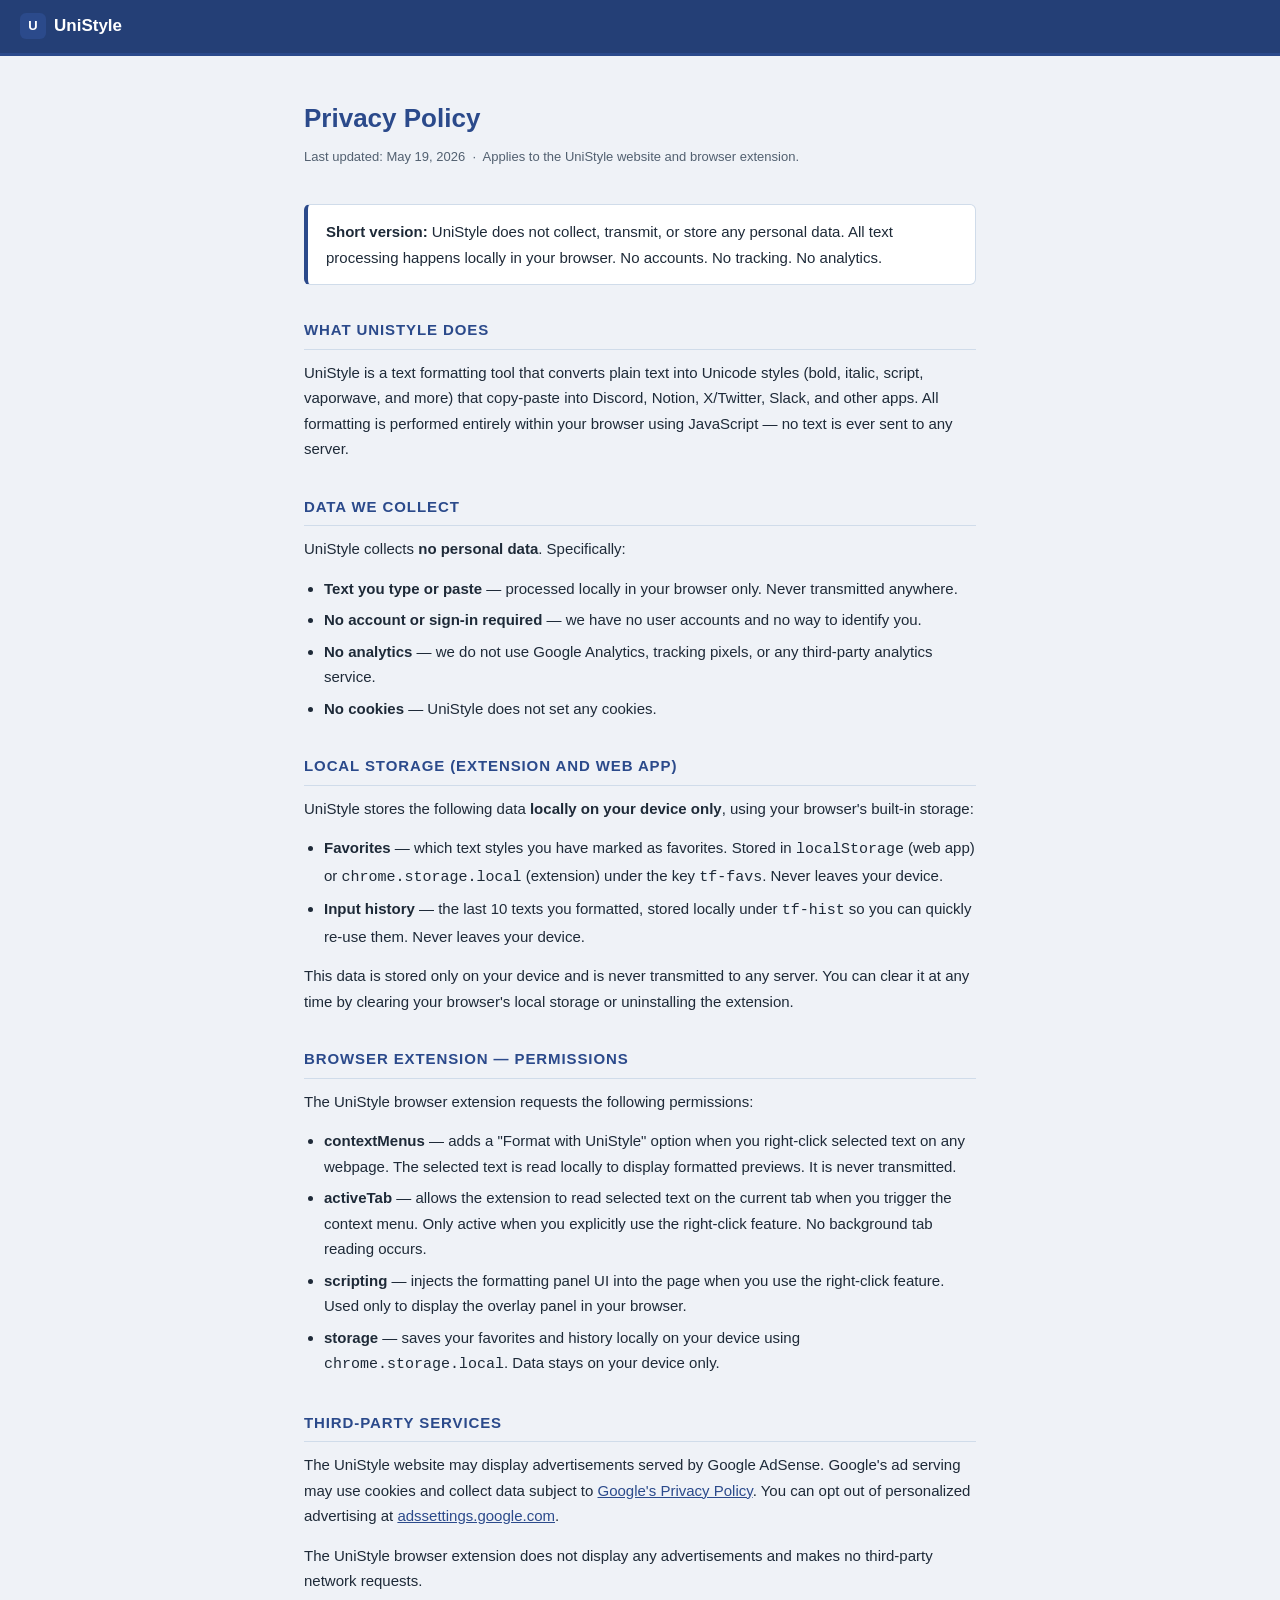
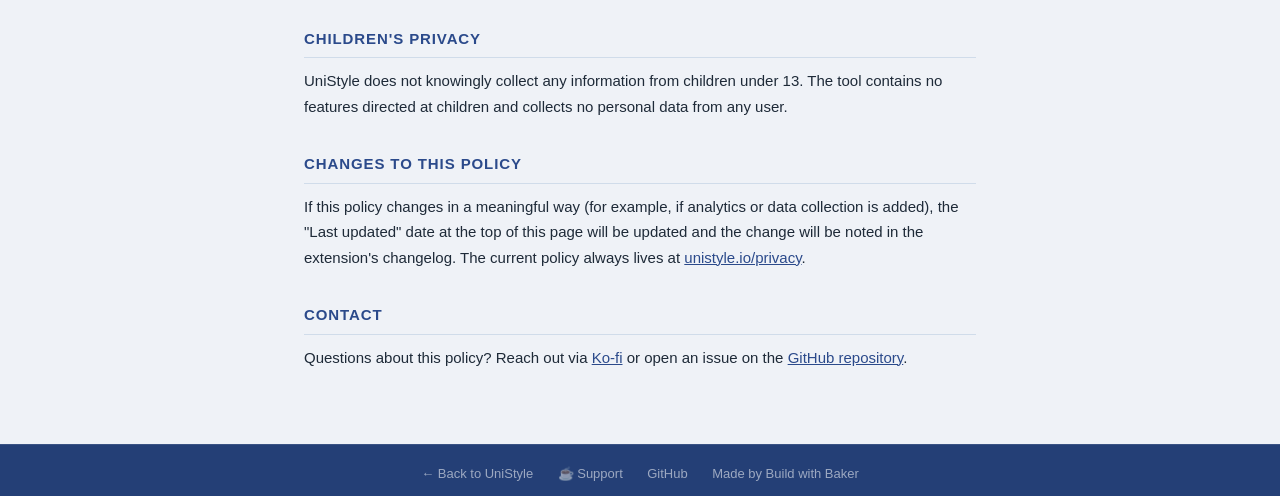
<file: privacy.html>
<!DOCTYPE html>
<html lang="en">
<head>
  <meta charset="UTF-8" />
  <meta name="viewport" content="width=device-width, initial-scale=1.0" />
  <!-- Security headers (meta-equivalent; GitHub Pages does not allow custom HTTP headers).
       Strict 'script-src none' because this page contains no scripts.
       Note: frame-ancestors is intentionally omitted because browsers ignore it from <meta>. -->
  <meta http-equiv="Content-Security-Policy" content="default-src 'self'; script-src 'none'; style-src 'self' 'unsafe-inline'; img-src 'self' data:; font-src 'self' data:; connect-src 'self'; manifest-src 'self'; base-uri 'none'; form-action 'none';">
  <meta name="referrer" content="strict-origin-when-cross-origin">
  <title>Privacy Policy — UniStyle</title>
  <link rel="manifest" href="manifest.json" />
  <meta name="theme-color" content="#2B4A8B" />
  <style>
    *, *::before, *::after { box-sizing: border-box; margin: 0; padding: 0; }

    :root {
      --primary:      #2B4A8B;
      --primary-dark: #243F76;
      --accent:       #2B4A8B;
      --bg:           #EFF2F7;
      --white:        #FFFFFF;
      --border:       #d0dcea;
      --text-dark:    #1e2a38;
      --neutral:      #526070;
    }

    html, body {
      font-family: -apple-system, BlinkMacSystemFont, 'Segoe UI', Roboto, sans-serif;
      background: var(--bg);
      color: var(--text-dark);
      line-height: 1.7;
    }

    /* ── Header ── */
    .site-header {
      background: var(--primary-dark);
      border-bottom: 3px solid var(--accent);
      padding: 12px 20px;
      display: flex;
      align-items: center;
      gap: 12px;
    }
    .header-title {
      color: #fff;
      font-size: 17px;
      font-weight: 700;
      display: flex;
      align-items: center;
      gap: 8px;
      text-decoration: none;
    }
    .t-badge {
      background: var(--accent);
      color: #fff;
      font-size: 13px;
      font-weight: 800;
      width: 26px;
      height: 26px;
      border-radius: 6px;
      display: flex;
      align-items: center;
      justify-content: center;
      flex-shrink: 0;
    }

    /* ── Content ── */
    .container {
      max-width: 720px;
      margin: 0 auto;
      padding: 40px 24px 60px;
    }

    h1 {
      font-size: 26px;
      font-weight: 800;
      color: var(--primary);
      margin-bottom: 6px;
    }
    .meta {
      font-size: 13px;
      color: var(--neutral);
      margin-bottom: 36px;
    }

    h2 {
      font-size: 15px;
      font-weight: 700;
      text-transform: uppercase;
      letter-spacing: 0.06em;
      color: var(--primary);
      margin: 32px 0 10px;
      padding-bottom: 6px;
      border-bottom: 1px solid var(--border);
    }

    p { margin-bottom: 14px; font-size: 15px; }

    ul {
      margin: 0 0 14px 20px;
      font-size: 15px;
    }
    ul li { margin-bottom: 6px; }

    .highlight-box {
      background: #fff;
      border: 1px solid var(--border);
      border-left: 4px solid var(--accent);
      border-radius: 6px;
      padding: 14px 18px;
      margin-bottom: 24px;
      font-size: 15px;
    }

    a { color: var(--primary); }
    a:hover { color: var(--accent); }

    /* ── Footer ── */
    .site-footer {
      background: var(--primary-dark);
      border-top: 1px solid rgba(255,255,255,0.1);
      padding: 14px 20px;
      text-align: center;
    }
    .site-footer a {
      color: rgba(255,255,255,0.55);
      font-size: 13px;
      text-decoration: none;
      margin: 0 10px;
    }
    .site-footer a:hover { color: #fff; }
  </style>
</head>
<body>

<header class="site-header">
  <a href="/" class="header-title">
    <div class="t-badge">U</div>
    UniStyle
  </a>
</header>

<div class="container">
  <h1>Privacy Policy</h1>
  <p class="meta">Last updated: May 19, 2026 &nbsp;·&nbsp; Applies to the UniStyle website and browser extension.</p>

  <div class="highlight-box">
    <strong>Short version:</strong> UniStyle does not collect, transmit, or store any personal data.
    All text processing happens locally in your browser. No accounts. No tracking. No analytics.
  </div>

  <h2>What UniStyle Does</h2>
  <p>UniStyle is a text formatting tool that converts plain text into Unicode styles (bold, italic,
  script, vaporwave, and more) that copy-paste into Discord, Notion, X/Twitter, Slack, and other apps.
  All formatting is performed entirely within your browser using JavaScript — no text is ever sent
  to any server.</p>

  <h2>Data We Collect</h2>
  <p>UniStyle collects <strong>no personal data</strong>. Specifically:</p>
  <ul>
    <li><strong>Text you type or paste</strong> — processed locally in your browser only. Never transmitted anywhere.</li>
    <li><strong>No account or sign-in required</strong> — we have no user accounts and no way to identify you.</li>
    <li><strong>No analytics</strong> — we do not use Google Analytics, tracking pixels, or any third-party analytics service.</li>
    <li><strong>No cookies</strong> — UniStyle does not set any cookies.</li>
  </ul>

  <h2>Local Storage (Extension and Web App)</h2>
  <p>UniStyle stores the following data <strong>locally on your device only</strong>, using
  your browser's built-in storage:</p>
  <ul>
    <li><strong>Favorites</strong> — which text styles you have marked as favorites. Stored in
    <code>localStorage</code> (web app) or <code>chrome.storage.local</code> (extension) under
    the key <code>tf-favs</code>. Never leaves your device.</li>
    <li><strong>Input history</strong> — the last 10 texts you formatted, stored locally under
    <code>tf-hist</code> so you can quickly re-use them. Never leaves your device.</li>
  </ul>
  <p>This data is stored only on your device and is never transmitted to any server. You can
  clear it at any time by clearing your browser's local storage or uninstalling the extension.</p>

  <h2>Browser Extension — Permissions</h2>
  <p>The UniStyle browser extension requests the following permissions:</p>
  <ul>
    <li><strong>contextMenus</strong> — adds a "Format with UniStyle" option when you right-click
    selected text on any webpage. The selected text is read locally to display formatted previews.
    It is never transmitted.</li>
    <li><strong>activeTab</strong> — allows the extension to read selected text on the current tab
    when you trigger the context menu. Only active when you explicitly use the right-click feature.
    No background tab reading occurs.</li>
    <li><strong>scripting</strong> — injects the formatting panel UI into the page when you use
    the right-click feature. Used only to display the overlay panel in your browser.</li>
    <li><strong>storage</strong> — saves your favorites and history locally on your device using
    <code>chrome.storage.local</code>. Data stays on your device only.</li>
  </ul>

  <h2>Third-Party Services</h2>
  <p>The UniStyle website may display advertisements served by Google AdSense. Google's ad serving
  may use cookies and collect data subject to
  <a href="https://policies.google.com/privacy" target="_blank" rel="noopener">Google's Privacy Policy</a>.
  You can opt out of personalized advertising at
  <a href="https://adssettings.google.com" target="_blank" rel="noopener">adssettings.google.com</a>.</p>
  <p>The UniStyle browser extension does not display any advertisements and makes no third-party
  network requests.</p>

  <h2>Children's Privacy</h2>
  <p>UniStyle does not knowingly collect any information from children under 13. The tool contains
  no features directed at children and collects no personal data from any user.</p>

  <h2>Changes to This Policy</h2>
  <p>If this policy changes in a meaningful way (for example, if analytics or data collection is
  added), the "Last updated" date at the top of this page will be updated and the change will be
  noted in the extension's changelog. The current policy always lives at
  <a href="https://unistyle.io/privacy">unistyle.io/privacy</a>.</p>

  <h2>Contact</h2>
  <p>Questions about this policy? Reach out via
  <a href="https://ko-fi.com/abaker421" target="_blank" rel="noopener">Ko-fi</a> or open an issue
  on the
  <a href="https://github.com/buildwithbaker/unistyle" target="_blank" rel="noopener">GitHub repository</a>.</p>
</div>

<footer class="site-footer">
  <a href="/">← Back to UniStyle</a>
  <a href="https://ko-fi.com/abaker421" target="_blank" rel="noopener">☕ Support</a>
  <a href="https://github.com/buildwithbaker/unistyle" target="_blank" rel="noopener">GitHub</a>
  <a href="https://buildwithbaker.io" target="_blank" rel="noopener">Made by Build with Baker</a>
</footer>

</body>
</html>
</file>
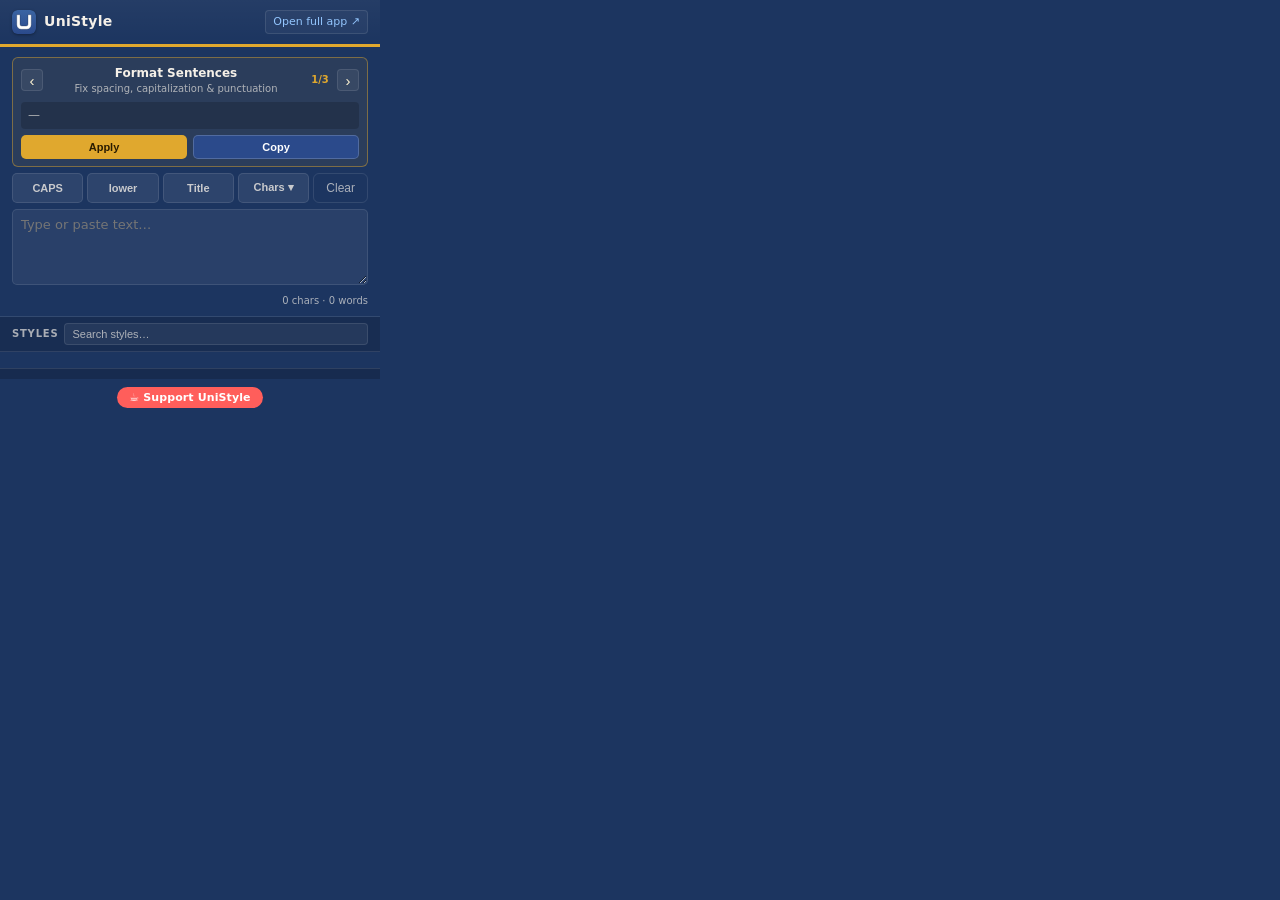
<file: extension/popup.html>
<!doctype html>
<html lang="en">
<head>
  <meta charset="utf-8" />
  <title>UniStyle</title>
  <link rel="stylesheet" href="popup.css" />
</head>
<body>
  <div class="app">
    <header class="app-header">
      <div class="t-badge" aria-hidden="true">
        <svg viewBox="0 0 192 192" xmlns="http://www.w3.org/2000/svg" aria-hidden="true">
          <defs><linearGradient id="popupBadgeBg" x1="0" y1="0" x2="0" y2="1"><stop offset="0%" stop-color="#3a64a3"/><stop offset="100%" stop-color="#2B4A8B"/></linearGradient></defs>
          <rect width="192" height="192" rx="42" ry="42" fill="url(#popupBadgeBg)"/>
          <path fill-rule="evenodd" fill="#FFFFFF" stroke="#0F1626" stroke-width="2" stroke-linejoin="round" d="M 38,38 L 64,38 L 64,114 A 14 14 0 0 0 78 128 L 114,128 A 14 14 0 0 0 128 114 L 128,38 L 154,38 L 154,118 A 36 36 0 0 1 118 154 L 74,154 A 36 36 0 0 1 38 118 Z"/>
        </svg>
      </div>
      <h1>UniStyle</h1>
      <a href="#" id="fullAppLink" class="full-app-link"
        title="Open the full web app (combo builder, favorites, history, and more)">Open full app ↗</a>
    </header>

    <div class="input-block">
      <div class="cleanup-card" id="cleanupCard">
        <div class="cleanup-head">
          <button class="cleanup-nav" id="cleanupPrev" type="button" aria-label="Previous cleanup tool" title="Previous tool">‹</button>
          <div class="cleanup-titlewrap">
            <span class="cleanup-label" id="cleanupLabel">Format Sentences</span>
            <span class="cleanup-desc" id="cleanupDesc">Fix spacing, capitalization &amp; punctuation</span>
          </div>
          <span class="cleanup-ind" id="cleanupInd">1/3</span>
          <button class="cleanup-nav" id="cleanupNext" type="button" aria-label="Next cleanup tool" title="Next tool">›</button>
        </div>
        <div class="cleanup-preview" id="cleanupPreview"></div>
        <div class="cleanup-actions">
          <button class="cleanup-apply" id="cleanupApply" type="button" title="Apply to the text box">Apply</button>
          <button class="cleanup-copy" id="cleanupCopy" type="button" title="Copy the result">Copy</button>
        </div>
      </div>

      <div class="transform-row">
        <button class="btn-transform" id="capsBtn"   title="UPPERCASE">CAPS</button>
        <button class="btn-transform" id="lowerBtn"  title="lowercase">lower</button>
        <button class="btn-transform" id="titleBtn"  title="Title Case">Title</button>
        <button class="btn-transform btn-chars-toggle" id="charsToggle"
          aria-expanded="false" aria-controls="specialCharsRow"
          title="Insert special characters">Chars ▾</button>
        <button class="btn-clear" id="clearBtn" title="Clear the textarea">Clear</button>
      </div>

      <div class="special-chars-row" id="specialCharsRow"></div>

      <textarea id="inputText" rows="4"
        placeholder="Type or paste text…"
        spellcheck="true"></textarea>

      <div class="char-counter" id="charCounter">0 chars · 0 words</div>
    </div>

    <div class="output-block">
      <div class="output-header">
        <span class="panel-label">Styles</span>
        <input type="search" id="styleSearch" placeholder="Search styles…" />
      </div>
      <div id="outputList" role="list"></div>
    </div>

    <footer class="app-footer">
      <span id="versionLabel" class="version-label"></span>
    </footer>

    <div class="sr-only" id="sr-announce" aria-live="polite"></div>

    <!-- Ko-fi tip link -->
    <div class="kofi-tip">
      <a href="https://ko-fi.com/abaker421" target="_blank" rel="noopener noreferrer" class="kofi-tip-link">☕ Support UniStyle</a>
    </div>
  </div>
  <script src="engine.js"></script>
  <script src="popup.js"></script>
</body>
</html>
</file>
<file: extension/popup.css>
/* UniStyle - popup styles
   Chrome popup max ~600px tall, we constrain width to 380px. */

:root {
  --bg: #1c3560;
  --bg-2: #15294a;
  --panel: rgba(255,255,255,0.06);
  --panel-2: rgba(255,255,255,0.04);
  --border: rgba(255,255,255,0.10);
  --text: #f5f0e8;
  --text-dim: rgba(245,240,232,0.66);
  --primary: #2B4A8B;
  --primary-2: #3a64a3;
  --accent: #93c5fd;

  /* UniStyle per-product accent (amber) - locked 2026-05-25.
     Hex source of truth: docs/internal/BRAND.md.
     UniStyle has its own per-product accent below the BwB indigo-only umbrella
     (allowed per build-with-baker-brand-color-palette/_known-issues.md Issue 2).
     Contrast: 5.55:1 on --bg #1c3560 (AA on dark navy). On white use --us-accent-deep
     for body text (5.74:1); --us-accent at 2.14:1 on white is for non-text only. */
  --us-accent:        #E0A82E;
  --us-accent-hover:  #C68F1F;
  --us-accent-soft:   #FEF3D1;
  --us-accent-deep:   #8A5A0E;
}

* { box-sizing: border-box; }

html, body {
  margin: 0;
  padding: 0;
  width: 380px;
  background: var(--bg);
  color: var(--text);
  font: 13px/1.4 -apple-system, BlinkMacSystemFont, "Segoe UI", Roboto, system-ui, sans-serif;
}

.app {
  display: flex;
  flex-direction: column;
  max-height: 580px;
  overflow: hidden;
}

/* ── Header ─────────────────────────────────────── */
.app-header {
  display: flex;
  align-items: center;
  gap: 8px;
  padding: 10px 12px;
  background: linear-gradient(180deg, rgba(255,255,255,0.04), transparent);
  border-bottom: 3px solid var(--us-accent);
  flex-shrink: 0;
}
.t-badge {
  width: 24px; height: 24px;
  border-radius: 6px;
  /* Background gradient inherited from inline SVG. No border per 2026-05-25
     no-border icon decision (matches the standalone PNG icons). Subtle shadow only. */
  overflow: hidden;
  display: inline-flex;
  flex-shrink: 0;
  padding: 0;
  box-shadow: 0 1px 3px rgba(0,0,0,0.35);
}
.t-badge svg {
  width: 100%;
  height: 100%;
  display: block;
}
.app-header h1 {
  margin: 0;
  font-size: 14px;
  font-weight: 600;
  letter-spacing: 0.02em;
  flex: 1;
}
.full-app-link {
  font-size: 11px;
  color: var(--accent);
  text-decoration: none;
  padding: 3px 7px;
  border-radius: 4px;
  border: 1px solid var(--border);
  background: rgba(255,255,255,0.04);
  cursor: pointer;
}
.full-app-link:hover {
  background: rgba(255,255,255,0.10);
  color: #fff;
}

/* ── Input block ───────────────────────────────── */
.input-block {
  padding: 10px 12px 8px;
  border-bottom: 1px solid var(--border);
  flex-shrink: 0;
}
.primary-action-row {
  display: flex;
  gap: 6px;
  margin-bottom: 6px;
}
.btn-format-primary {
  flex: 1;
  padding: 7px 10px;
  background: linear-gradient(180deg, var(--primary-2), var(--primary));
  color: #fff;
  border: 1px solid rgba(255,255,255,0.18);
  border-radius: 6px;
  font-size: 12px;
  font-weight: 600;
  cursor: pointer;
}
.btn-format-primary:hover { filter: brightness(1.1); }
.btn-format-primary:active { transform: scale(0.99); }

.btn-clear {
  padding: 7px 12px;
  background: transparent;
  color: var(--text-dim);
  border: 1px solid var(--border);
  border-radius: 6px;
  font-size: 12px;
  cursor: pointer;
}
.btn-clear:hover { background: rgba(255,255,255,0.06); color: var(--text); }

/* ── Cleanup carousel (v1.7.2) ─────────────────────── */
/* The three text-cleanup tools (Format Sentences / Strip Unicode / Remove
   Formatting) shown one at a time. Amber-accented to match the per-product
   accent (the "yellow" tools). */
.cleanup-card {
  margin-bottom: 6px;
  padding: 7px 8px;
  background: rgba(224, 168, 46, 0.08);
  border: 1px solid rgba(224, 168, 46, 0.45);
  border-radius: 6px;
}
.cleanup-head {
  display: flex;
  align-items: center;
  gap: 6px;
}
.cleanup-nav {
  width: 22px; height: 22px;
  flex-shrink: 0;
  padding: 0;
  background: rgba(255,255,255,0.06);
  color: var(--us-accent-soft);
  border: 1px solid var(--border);
  border-radius: 4px;
  font-size: 15px;
  line-height: 1;
  cursor: pointer;
  display: grid;
  place-items: center;
}
.cleanup-nav:hover { background: rgba(224,168,46,0.18); color: #fff; }
.cleanup-nav:active { transform: scale(0.92); }
.cleanup-titlewrap {
  flex: 1;
  min-width: 0;
  display: flex;
  flex-direction: column;
  text-align: center;
}
.cleanup-label {
  font-size: 12px;
  font-weight: 700;
  color: var(--text);
}
.cleanup-desc {
  font-size: 10px;
  color: var(--text-dim);
  overflow: hidden;
  text-overflow: ellipsis;
  white-space: nowrap;
}
.cleanup-ind {
  flex-shrink: 0;
  font-size: 10px;
  font-weight: 600;
  color: var(--us-accent);
  min-width: 22px;
  text-align: center;
}
.cleanup-preview {
  margin-top: 6px;
  padding: 5px 7px;
  min-height: 18px;
  max-height: 54px;
  overflow-y: auto;
  background: rgba(0,0,0,0.18);
  border-radius: 4px;
  font-size: 12px;
  color: var(--text);
  white-space: pre-wrap;
  word-break: break-word;
}
.cleanup-preview:empty::before { content: "—"; color: var(--text-dim); }
.cleanup-actions {
  display: flex;
  gap: 6px;
  margin-top: 6px;
}
.cleanup-apply, .cleanup-copy {
  flex: 1;
  padding: 5px 10px;
  border-radius: 5px;
  font-size: 11px;
  font-weight: 600;
  cursor: pointer;
  border: 1px solid rgba(255,255,255,0.18);
}
.cleanup-apply {
  background: var(--us-accent);
  color: #2a1c00;
  border-color: rgba(224,168,46,0.6);
}
.cleanup-apply:hover { background: var(--us-accent-hover); }
.cleanup-copy { background: var(--primary); color: #fff; }
.cleanup-copy:hover { background: var(--primary-2); }
.cleanup-copy.copied { background: #1f6f3c; }
.cleanup-apply:active, .cleanup-copy:active { transform: scale(0.97); }

.transform-row {
  display: flex;
  gap: 4px;
  margin-bottom: 6px;
  flex-wrap: wrap;
}
.btn-transform {
  flex: 1;
  min-width: 0;
  padding: 5px 6px;
  background: rgba(255,255,255,0.08);
  color: rgba(245,240,232,0.78);
  border: 1px solid var(--border);
  border-radius: 5px;
  font-size: 11px;
  font-weight: 600;
  cursor: pointer;
  white-space: nowrap;
}
.btn-transform:hover { background: rgba(255,255,255,0.14); color: var(--text); }
.btn-transform:active { transform: scale(0.97); }

/* ── Special chars (collapsible) ───────────────── */
.special-chars-row {
  display: none;
  flex-wrap: wrap;
  gap: 3px;
  margin-bottom: 6px;
  padding: 6px;
  background: var(--panel-2);
  border-radius: 5px;
  max-height: 90px;
  overflow-y: auto;
}
.special-chars-row.open { display: flex; }
.btn-special {
  min-width: 24px;
  height: 24px;
  padding: 0 5px;
  background: rgba(255,255,255,0.08);
  color: var(--text);
  border: 1px solid var(--border);
  border-radius: 4px;
  font-size: 13px;
  cursor: pointer;
}
.btn-special:hover { background: rgba(255,255,255,0.16); }
.btn-special:active { transform: scale(0.9); }

textarea {
  width: 100%;
  background: var(--panel);
  color: var(--text);
  border: 1px solid var(--border);
  border-radius: 5px;
  padding: 7px 8px;
  font-size: 13px;
  font-family: inherit;
  resize: vertical;
  min-height: 60px;
  max-height: 140px;
  outline: none;
}
textarea:focus { border-color: var(--us-accent); box-shadow: 0 0 0 2px rgba(224,168,46,0.18); }

.char-counter {
  margin-top: 4px;
  font-size: 10px;
  color: var(--text-dim);
  text-align: right;
}

/* ── Output ─────────────────────────────────────── */
.output-block {
  flex: 1;
  display: flex;
  flex-direction: column;
  min-height: 0;
}
.output-header {
  display: flex;
  align-items: center;
  gap: 6px;
  padding: 6px 12px;
  background: rgba(0,0,0,0.15);
  border-bottom: 1px solid var(--border);
  flex-shrink: 0;
}
.panel-label {
  font-size: 10px;
  font-weight: 700;
  text-transform: uppercase;
  letter-spacing: 0.08em;
  color: var(--text-dim);
}
#styleSearch {
  flex: 1;
  padding: 4px 7px;
  background: rgba(255,255,255,0.06);
  color: var(--text);
  border: 1px solid var(--border);
  border-radius: 4px;
  font-size: 11px;
  outline: none;
}
#styleSearch:focus { border-color: var(--accent); }
#styleSearch::placeholder { color: var(--text-dim); }

#outputList {
  flex: 1;
  overflow-y: auto;
  padding: 6px 8px 10px;
}

.style-card {
  display: flex;
  align-items: center;
  gap: 6px;
  padding: 6px 8px;
  margin-bottom: 4px;
  background: var(--panel-2);
  border: 1px solid var(--border);
  border-radius: 5px;
}
.style-card:hover { background: var(--panel); }
.style-card.hidden { display: none; }

.style-meta {
  display: flex;
  flex-direction: column;
  flex: 1;
  min-width: 0;
}
.style-label-row {
  display: flex;
  align-items: center;
  gap: 6px;
}
.style-label {
  font-size: 10px;
  font-weight: 700;
  text-transform: uppercase;
  letter-spacing: 0.06em;
  color: var(--text-dim);
}
.zalgo-slider {
  flex: 1;
  max-width: 90px;
  height: 12px;
  margin: 0;
  cursor: pointer;
  accent-color: var(--accent);
}
.style-preview {
  font-size: 13px;
  color: var(--text);
  overflow: hidden;
  text-overflow: ellipsis;
  white-space: nowrap;
}
.style-preview:empty::before {
  content: "—";
  color: var(--text-dim);
}

.star-btn {
  width: 22px;
  height: 22px;
  padding: 0;
  background: transparent;
  color: rgba(245,240,232,0.45);
  border: 1px solid var(--border);
  border-radius: 4px;
  font-size: 14px;
  line-height: 1;
  cursor: pointer;
  flex-shrink: 0;
  display: grid;
  place-items: center;
  transition: color 80ms, background 80ms;
}
.star-btn:hover {
  color: var(--us-accent);
  background: rgba(255,255,255,0.08);
}
.star-btn.on {
  color: var(--us-accent);
  border-color: rgba(224, 168, 46, 0.35);
  background: rgba(224, 168, 46, 0.10);
}
.star-btn.on:hover {
  background: rgba(224, 168, 46, 0.18);
}

.copy-btn {
  padding: 4px 10px;
  background: var(--primary);
  color: #fff;
  border: 1px solid rgba(255,255,255,0.18);
  border-radius: 4px;
  font-size: 11px;
  font-weight: 600;
  cursor: pointer;
  flex-shrink: 0;
}
.copy-btn:hover { background: var(--primary-2); }
.copy-btn:active { transform: scale(0.95); }
.copy-btn.copied { background: #1f6f3c; }

/* ── Scrollbar polish ──────────────────────────── */
#outputList::-webkit-scrollbar,
.special-chars-row::-webkit-scrollbar,
textarea::-webkit-scrollbar {
  width: 6px;
}
#outputList::-webkit-scrollbar-thumb,
.special-chars-row::-webkit-scrollbar-thumb,
textarea::-webkit-scrollbar-thumb {
  background: rgba(255,255,255,0.15);
  border-radius: 3px;
}

/* ── Footer ────────────────────────────────────── */
.app-footer {
  padding: 5px 12px;
  border-top: 1px solid var(--border);
  background: rgba(0,0,0,0.18);
  flex-shrink: 0;
  text-align: right;
}
.version-label {
  font-size: 10px;
  color: var(--text-dim);
  letter-spacing: 0.04em;
}

/* ── Screen-reader only ────────────────────────── */
.sr-only {
  position: absolute;
  width: 1px; height: 1px;
  margin: -1px; padding: 0;
  overflow: hidden;
  clip: rect(0 0 0 0);
  border: 0;
}

/* Ko-fi tip pill in footer - matches the .kofi-button pill on unistyle.io */
.kofi-tip {
  text-align: center;
  padding: 8px 0 10px;
}
.kofi-tip-link {
  display: inline-block;
  background: #FF5E5B;        /* Ko-fi vendor red (required) */
  color: #ffffff;
  padding: 3px 12px;
  border-radius: 12px;
  font-size: 11px;
  font-weight: 600;
  letter-spacing: 0.01em;
  text-decoration: none;
  transition: background 0.15s ease;
}
.kofi-tip-link:hover {
  background: #E54845;        /* Ko-fi red, darker for hover */
  color: #ffffff;
}

/* ── Post-copy aha-nudge ───────────────────────── */
/* Shown once per session beneath the just-copied row. Amber border ties
   it to the per-product accent system; Ko-fi vendor red on the tip pill. */
.aha-nudge {
  display: none;
  align-items: center;
  gap: 8px;
  margin: 8px 4px;
  padding: 8px 10px;
  background: rgba(224, 168, 46, 0.10);
  border: 1px solid var(--us-accent);
  border-radius: 6px;
  animation: ahaIn 200ms ease-out;
  transition: opacity 0.3s ease;
}
.aha-nudge.show { display: flex; }
.aha-nudge .aha-msg { flex: 1; font-size: 11px; color: var(--us-accent-soft); }
.aha-nudge .aha-tip {
  background: #FF5E5B;
  color: #fff;
  padding: 3px 10px;
  border-radius: 12px;
  font-size: 10px;
  font-weight: 600;
  letter-spacing: 0.01em;
  text-decoration: none;
}
.aha-nudge .aha-tip:hover { background: #E54845; }
.aha-nudge .aha-x {
  background: transparent;
  border: 0;
  color: rgba(255,255,255,0.45);
  font-size: 14px;
  padding: 0 4px;
  cursor: pointer;
  line-height: 1;
}
.aha-nudge .aha-x:hover { color: #fff; }
@keyframes ahaIn { from { opacity: 0; transform: translateY(-4px); } to { opacity: 1; transform: none; } }
</file>
